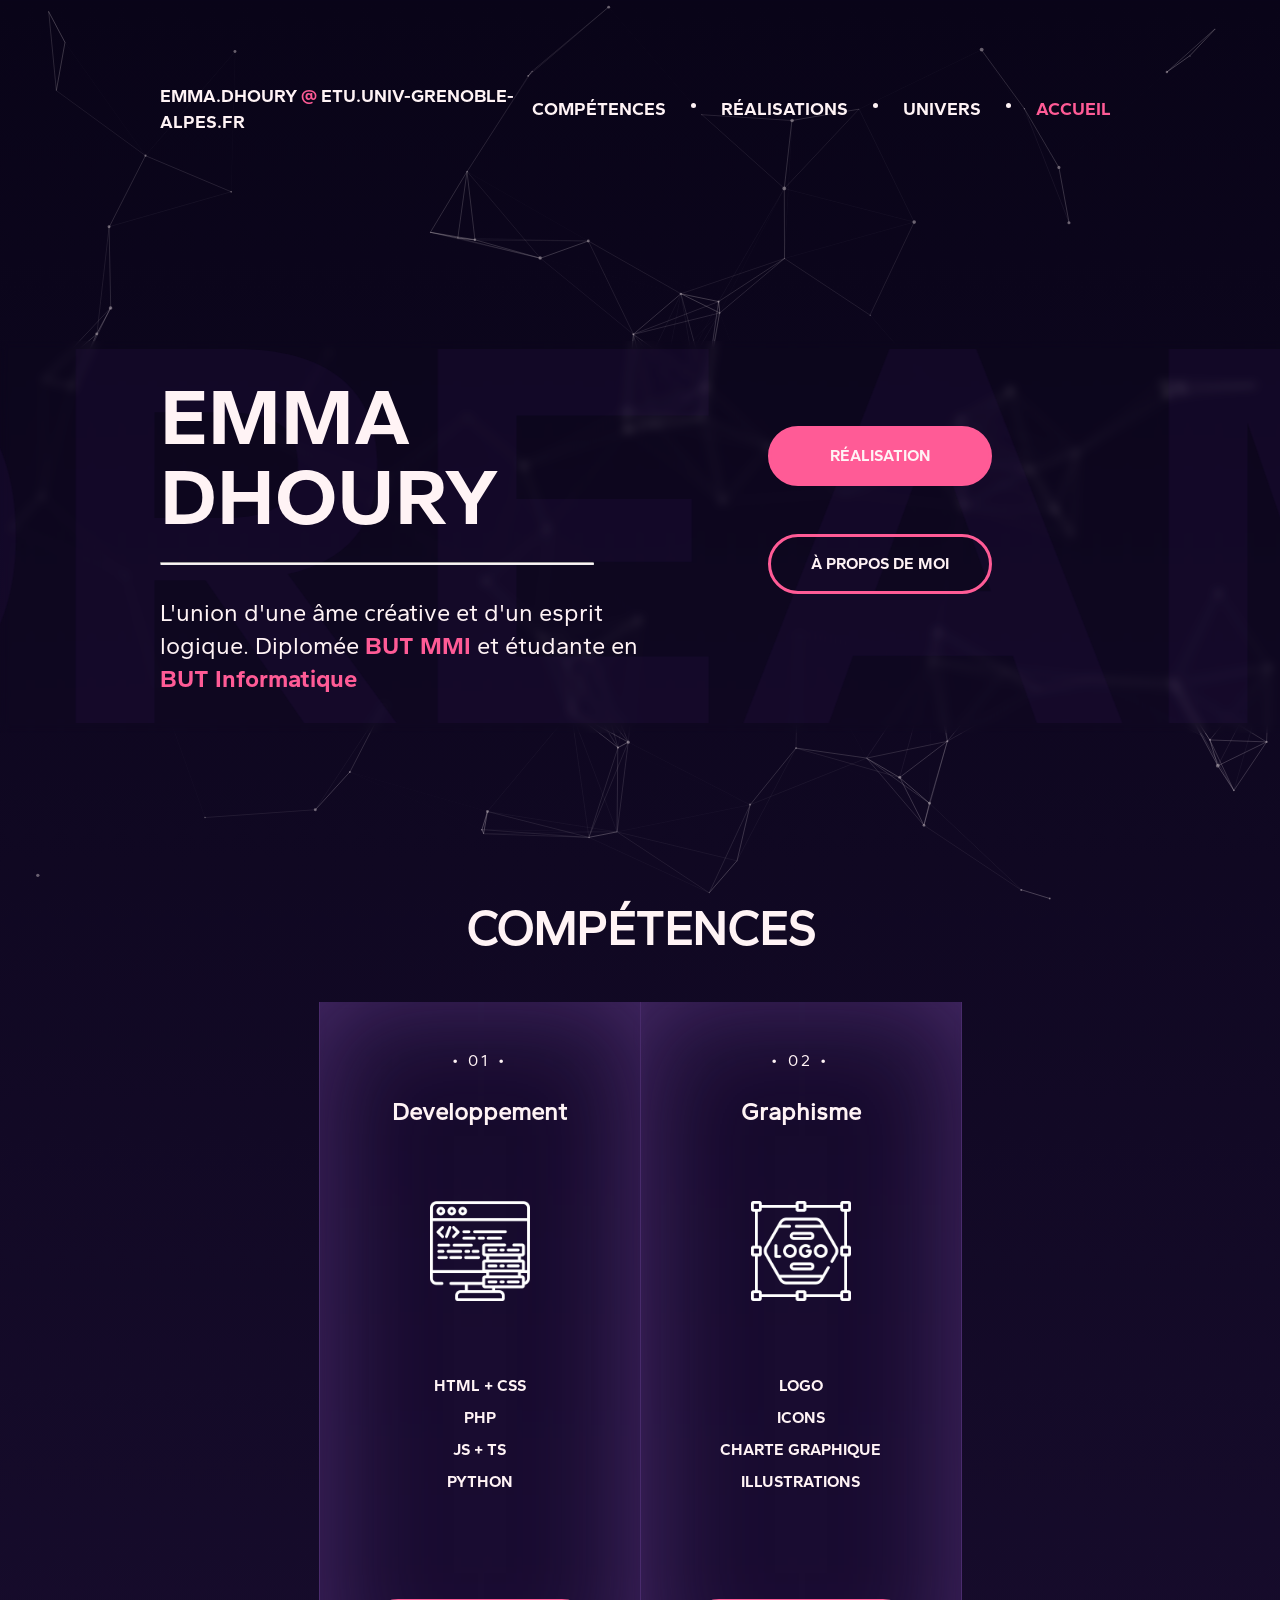
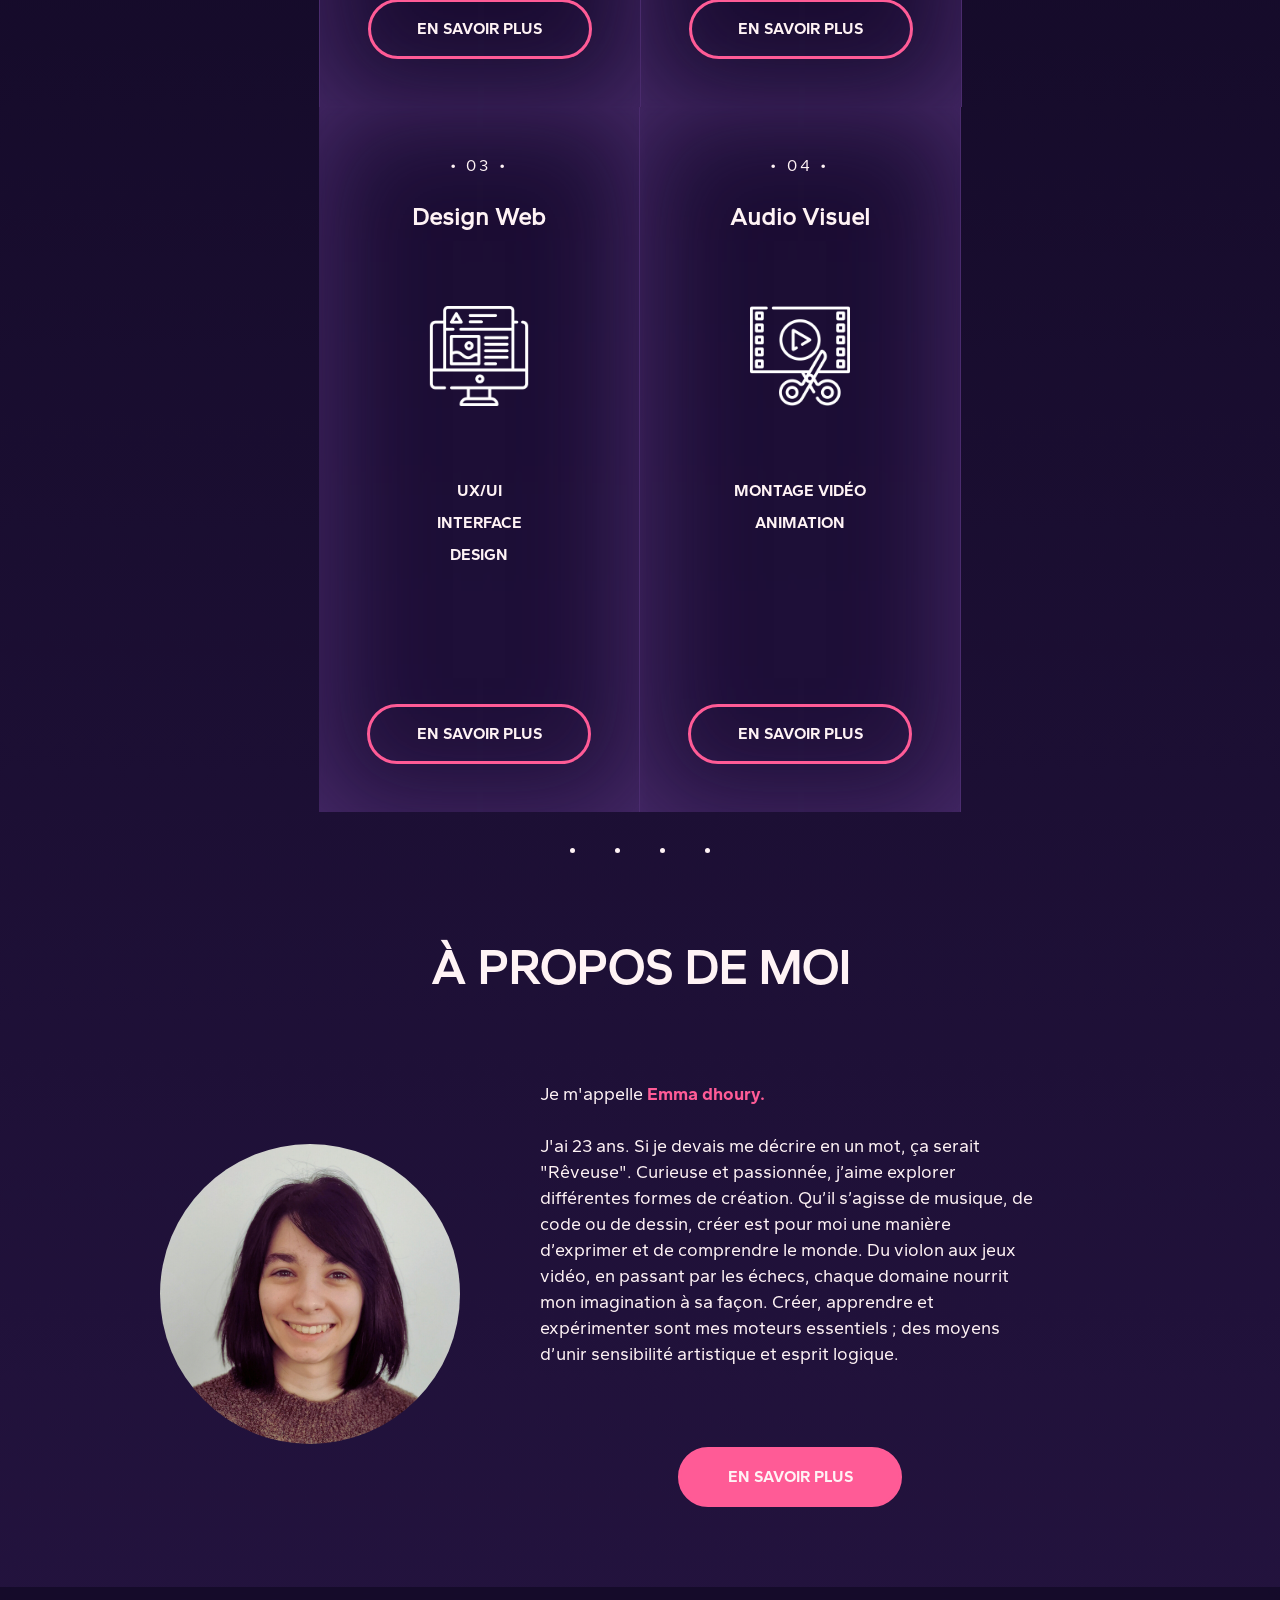
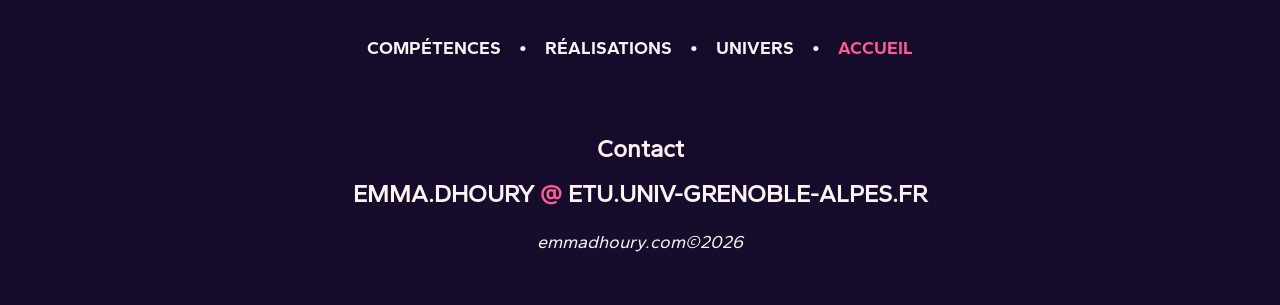
<file: index.html>
<!DOCTYPE html>
<html lang="fr">
    <head>
        <meta charset="utf-8">
        <meta http-equiv="X-UA-Compatible" content="IE=edge">
        <title>Emma Dhoury</title>
        <meta name="description" content="Portfolio de Emma Dhoury">
        <meta name="viewport" content="width=device-width, initial-scale=1">
        <link rel="stylesheet" type="text/css" href="style.css">
    </head>
    <body
        class="mrd-smooth"
        data-scroll-duration="300"
        data-scroll-deceleration="0.9"
        data-scroll-sensitivity="0.085"
        data-scroll-isScrolling="false"
        data-scroll-velocity="0"
    >
        <div id="particles-js"></div>
        <header>
            <nav>
                <p class="email">
                    emma.dhoury
                    <span>@</span>
                    etu.univ-grenoble-alpes.fr
                </p>
                <ul class="liens-nav sidenav" id="mySidenav">
                    <li>
                        <p>
                            <a href="competences.html">Compétences</a>
                        </p>
                    </li>
                    <li>
                        <span class="dot"></span>
                    </li>
                    <li>
                        <p>
                            <a href="realisations.html">Réalisations</a>
                        </p>
                    </li>
                    <li>
                        <span class="dot"></span>
                    </li>
                    <li>
                        <p>
                            <a href="mon-univers.html">Univers</a>
                        </p>
                    </li>
                    <li>
                        <span class="dot"></span>
                    </li>
                    <li>
                        <p>
                            <a class="important" href="index.html">Accueil</a>
                        </p>
                    </li>
                    <li>
                        <a id="closeBtn" class="close">
                            <img src="img/croix.png" alt="croix">
                        </a>
                    </li>
                </ul>
                <a id="openBtn">
                    <span class="burger-icon">
                        <span></span>
                        <span></span>
                        <span></span>
                    </span>
                </a>
            </nav>
            <div id="banner">
                <div>
                    <h4>
                        Dream
                        <br>
                    </h4>
                </div>
                <div>
                    <h1>
                        Emma Dhoury
                    </h1>
                    <hr>
                    <p>
                        L'union d'une âme créative et d'un esprit logique. Diplomée
                        <span class="important">BUT MMI</span>
                        et étudante en
                        <span class="important">BUT Informatique</span>
                    </p>
                </div>
                <div>
                    <a class="button" href="realisations.html">
                        Réalisation
                    </a>
                    <a class="button borderButton" href="mon-univers.html">
                        À propos de moi
                    </a>
                </div>
            </div>
        </header>
        <main>
            <section id="Compétences">
                <h2>Compétences</h2>
                <div class="card">
                    <div>
                        <p>• 01 •</p>
                        <h3>Developpement</h3>
                        <img src="img/dev.png" class="icons" alt="Icon Developpement">
                        <ul>
                            <li>HTML + CSS</li>
                            <li>PHP</li>
                            <li>JS + TS</li>
                            <li>Python</li>
                        </ul>
                        <a class="button borderButton" href="competences.html#Dev">
                            En savoir plus
                        </a>
                    </div>
                    <div>
                        <p>• 02 •</p>
                        <h3>Graphisme</h3>
                        <img src="img/logo.png" class="icons" alt="Icon Graphisme">
                        <ul>
                            <li>Logo</li>
                            <li>Icons</li>
                            <li>Charte graphique</li>
                            <li>Illustrations</li>
                        </ul>
                        <a class="button borderButton" href="competences.html#Graphisme">
                            En savoir plus
                        </a>
                    </div>
                    <div>
                        <p>• 03 •</p>
                        <h3>Design Web</h3>
                        <img src="img/web-design.png" class="icons" alt="Icon Web design">
                        <ul>
                            <li>UX/UI</li>
                            <li>Interface</li>
                            <li>Design</li>
                        </ul>
                        <a class="button borderButton" href="competences.html#Web">
                            En savoir plus
                        </a>
                    </div>
                    <div>
                        <p>• 04 •</p>
                        <h3>Audio Visuel</h3>
                        <img src="img/video-editing.png" class="icons" alt="Icon Audiovisuel">
                        <ul>
                            <li>Montage vidéo</li>
                            <li>Animation</li>
                        </ul>
                        <a class="button borderButton" href="competences.html#Audiovisuel">
                            En savoir plus
                        </a>
                    </div>
                </div>
            </section>
            <p>
                <span class="dot"></span>
                <span class="dot"></span>
                <span class="dot"></span>
                <span class="dot"></span>
            </p>
        </section>
        <section>
            <h2>À propos de moi</h2>
            <div id="Présentation">
                <img src="img/Emma.png" alt="Photo de moi">
                <div>
                    <p>
                        Je m'appelle
                        <span>Emma dhoury.</span>
                        <br>
                        <br>
                        J'ai 23 ans. Si je devais me décrire en un mot, ça serait "Rêveuse". Curieuse et passionnée, j’aime explorer différentes formes de création. 
                        Qu’il s’agisse de musique, de code ou de dessin, créer est pour moi une manière d’exprimer et de comprendre le monde. 
                        Du violon aux jeux vidéo, en passant par les échecs, chaque domaine nourrit mon imagination à sa façon. 
                        Créer, apprendre et expérimenter sont mes moteurs essentiels ; des moyens d’unir sensibilité artistique et esprit logique.
                    </p>
                    <a class="button" href="mon-univers.html">
                        En savoir plus
                    </a>
                </div>
            </div>
        </section>
    </main>
    <footer>
        <nav>
            <ul>
                <li>
                    <p>
                        <a href="competences.html">Compétences</a>
                    </p>
                </li>
                <li>
                    <p>•</p>
                </li>
                <li>
                    <p>
                        <a href="realisations.html">Réalisations</a>
                    </p>
                </li>
                <li>
                    <p>•</p>
                </li>
                <li>
                    <p>
                        <a href="mon-univers.html">Univers</a>
                    </p>
                </li>
                <li>
                    <p>•</p>
                </li>
                <li>
                    <p>
                        <a class="important" href="index.html">Accueil</a>
                    </p>
                </li>
            </ul>
        </nav>
        <h3>Contact</h3>
        <p class="email">
            emma.dhoury
            <span>@</span>
            etu.univ-grenoble-alpes.fr
        </p>
        <p id="copyright">emmadhoury.com©2026</p>
    </footer>
    <!-- scripts -->
    <script src="js/particles.js"></script>
    <script src="js/app.js"></script>
    <script src="js/mrd-smoothscroller.js"></script>
    <script src="./js/Burger.js"></script>
</body>
</html>
</file>
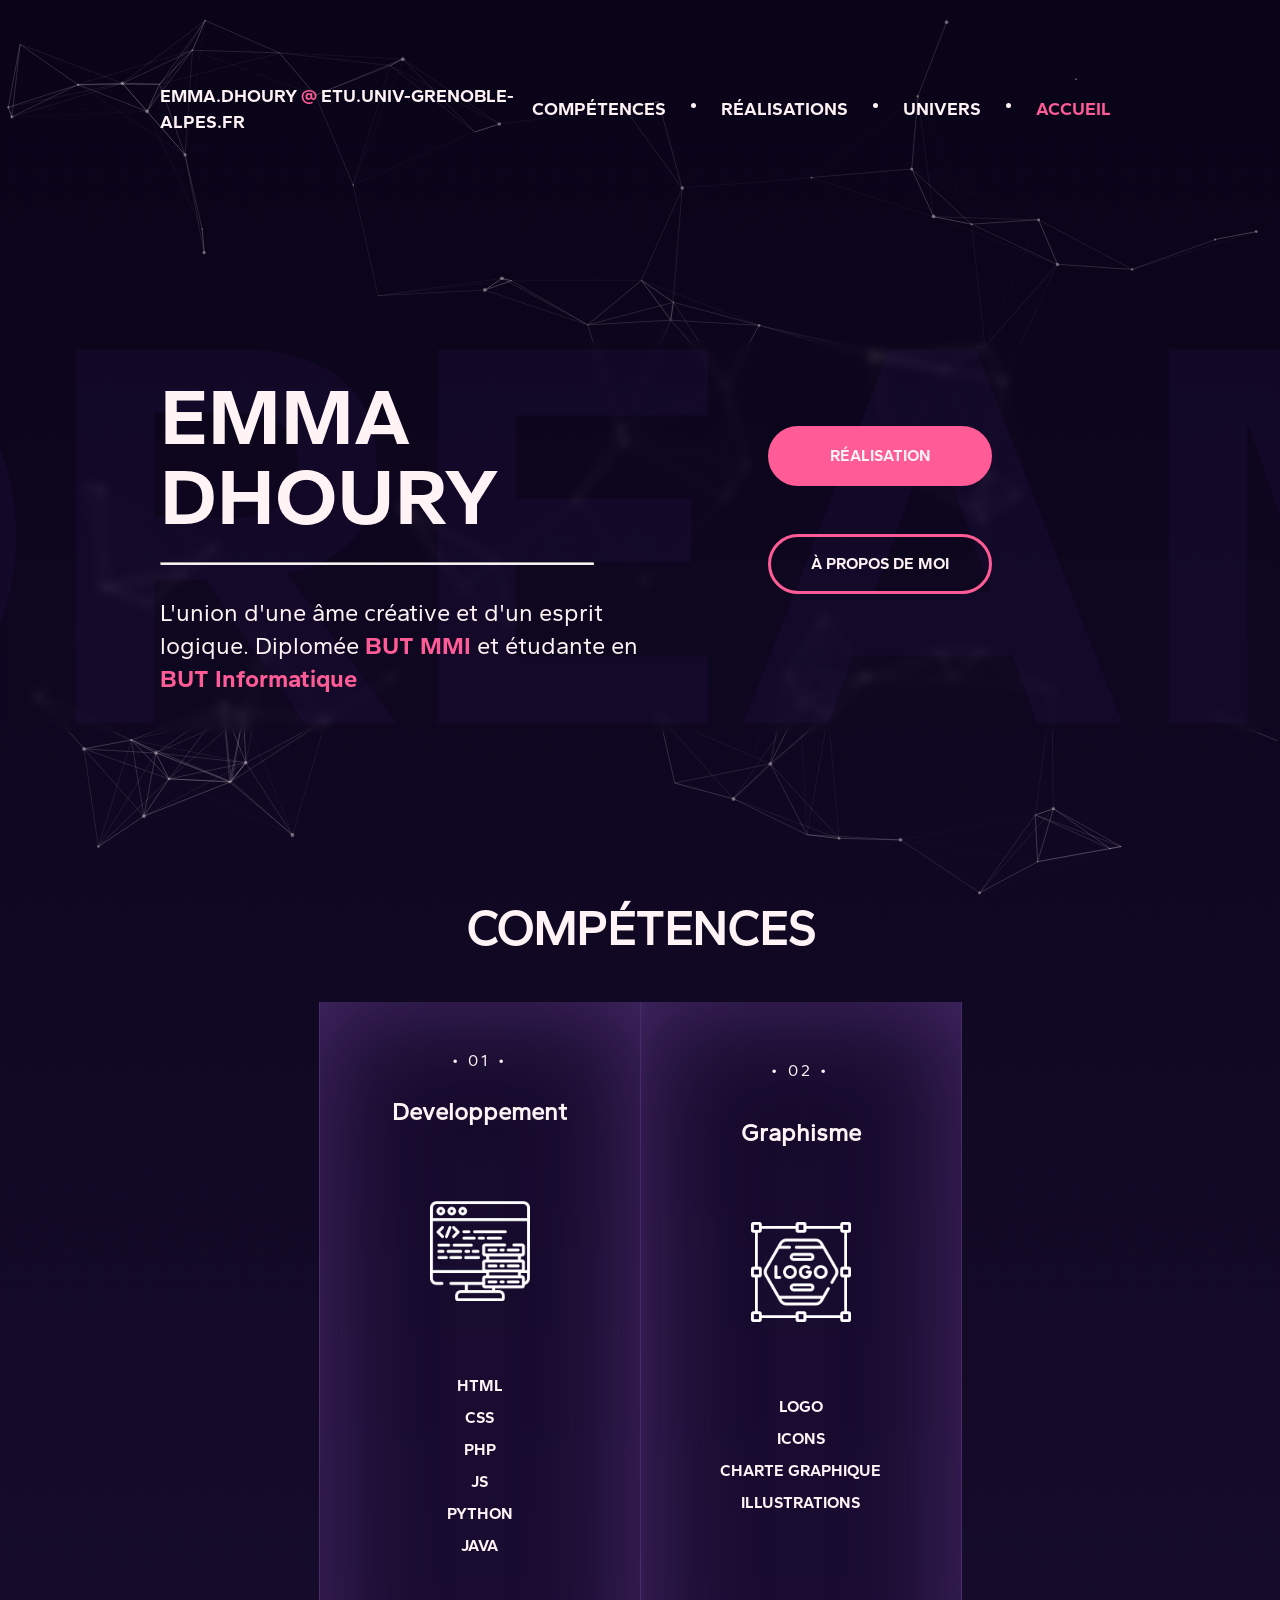
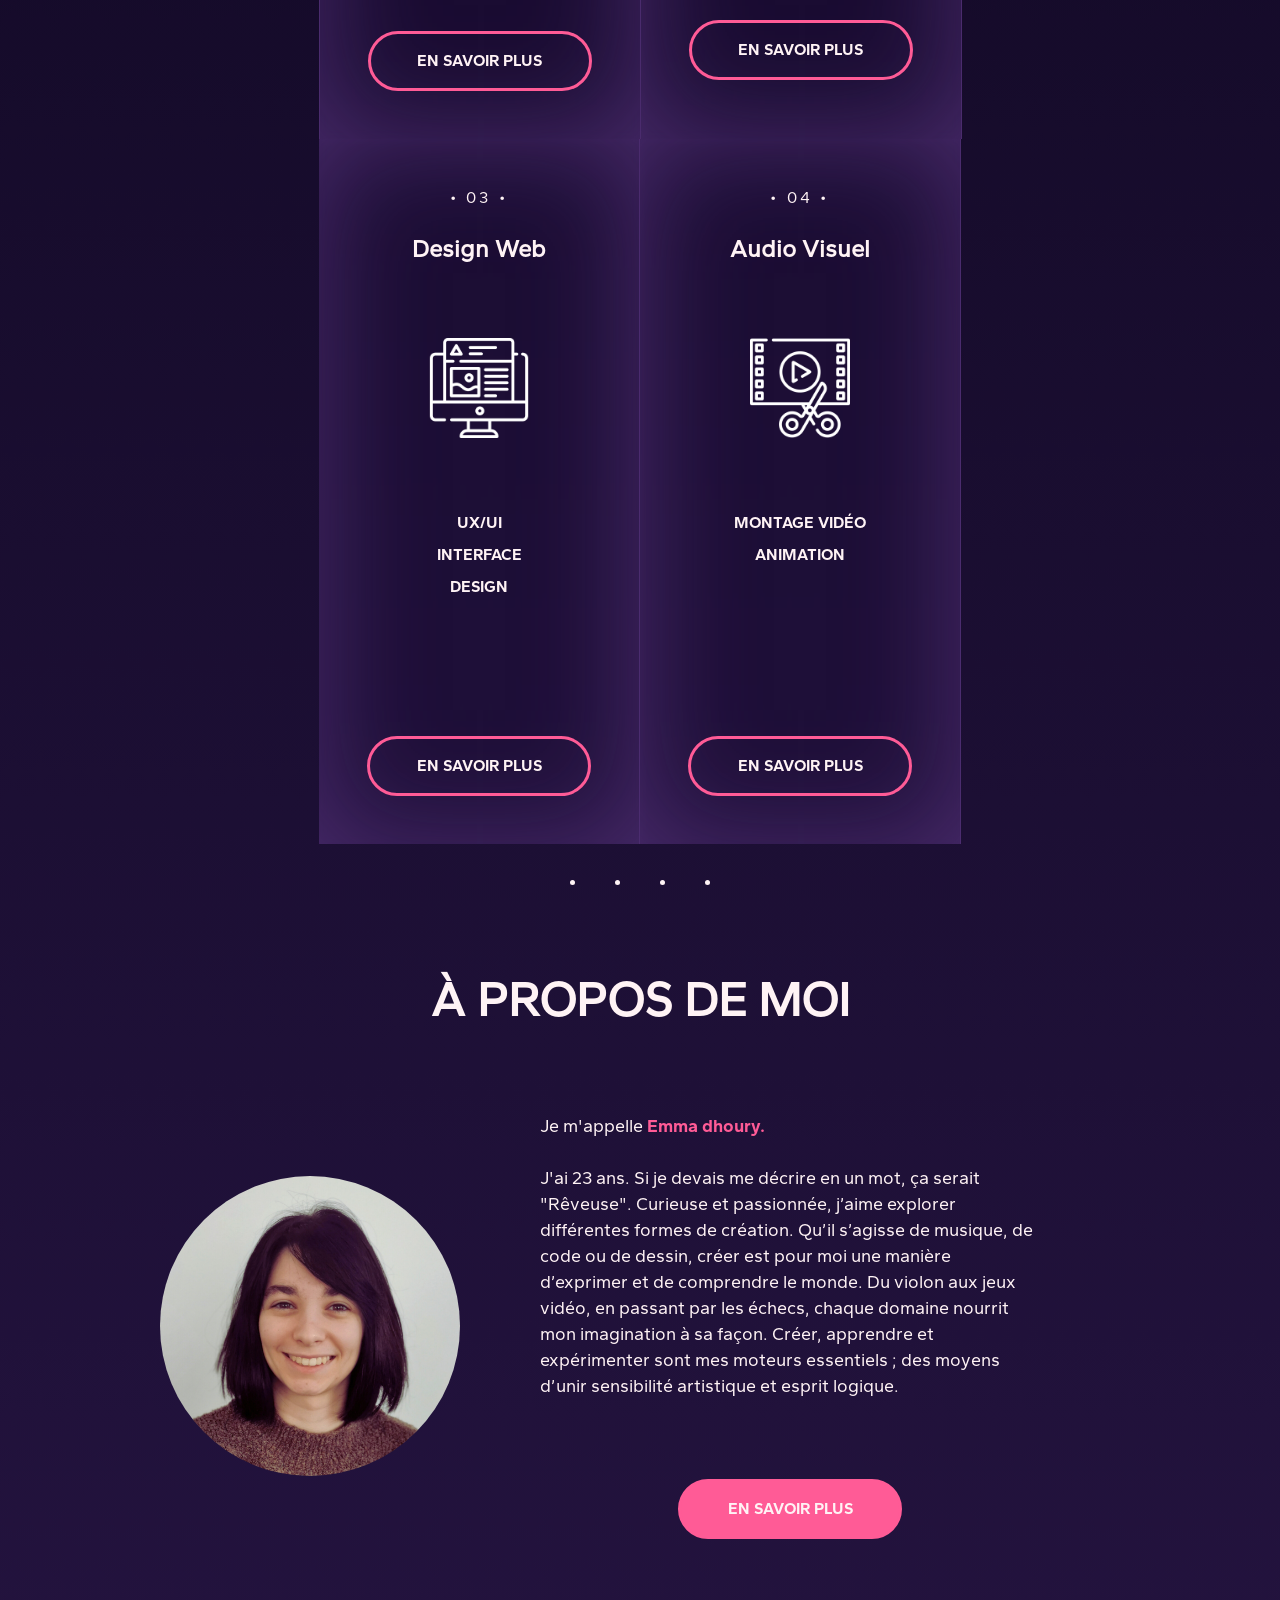
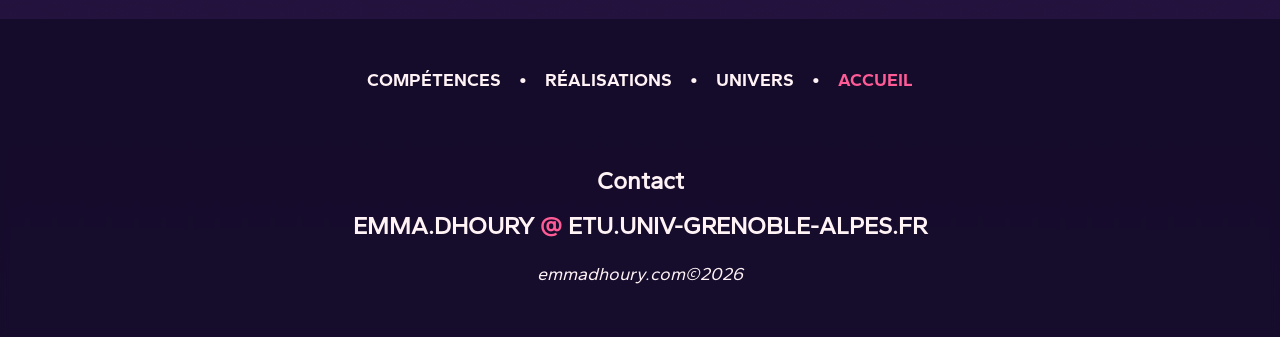
<file: accueil.html>
<!DOCTYPE html>
<html lang="fr">
    <head>
        <meta charset="utf-8">
        <meta http-equiv="X-UA-Compatible" content="IE=edge">
        <title>Emma Dhoury</title>
        <meta name="description" content="Portfolio de Emma Dhoury">
        <meta name="viewport" content="width=device-width, initial-scale=1">
        <link rel="stylesheet" type="text/css" href="style.css">
    </head>
    <body
        class="mrd-smooth"
        data-scroll-duration="300"
        data-scroll-deceleration="0.9"
        data-scroll-sensitivity="0.085"
        data-scroll-isScrolling="false"
        data-scroll-velocity="0"
    >
        <div id="particles-js"></div>
        <header>
            <nav>
                <p class="email">
                    emma.dhoury
                    <span>@</span>
                    etu.univ-grenoble-alpes.fr
                </p>
                <ul class="liens-nav sidenav" id="mySidenav">
                    <li>
                        <p>
                            <a href="competences.html">Compétences</a>
                        </p>
                    </li>
                    <li>
                        <span class="dot"></span>
                    </li>
                    <li>
                        <p>
                            <a href="realisations.html">Réalisations</a>
                        </p>
                    </li>
                    <li>
                        <span class="dot"></span>
                    </li>
                    <li>
                        <p>
                            <a href="mon-univers.html">Univers</a>
                        </p>
                    </li>
                    <li>
                        <span class="dot"></span>
                    </li>
                    <li>
                        <p>
                            <a class="important" href="accueil.html">Accueil</a>
                        </p>
                    </li>
                    <li>
                        <a id="closeBtn" class="close">
                            <img src="img/croix.png" alt="croix">
                        </a>
                    </li>
                </ul>
                <a id="openBtn">
                    <span class="burger-icon">
                        <span></span>
                        <span></span>
                        <span></span>
                    </span>
                </a>
            </nav>
            <div id="banner">
                <div>
                    <h4>
                        Dream
                        <br>
                    </h4>
                </div>
                <div>
                    <h1>
                        Emma Dhoury
                    </h1>
                    <hr>
                    <p>
                        L'union d'une âme créative et d'un esprit logique. Diplomée
                        <span class="important">BUT MMI</span>
                        et étudante en
                        <span class="important">BUT Informatique</span>
                    </p>
                </div>
                <div>
                    <a class="button" href="realisations.html">
                        Réalisation
                    </a>
                    <a class="button borderButton" href="mon-univers.html">
                        À propos de moi
                    </a>
                </div>
            </div>
        </header>
        <main>
            <section id="Compétences">
                <h2>Compétences</h2>
                <div class="card">
                    <div>
                        <p>• 01 •</p>
                        <h3>Developpement</h3>
                        <img src="img/dev.png" class="icons" alt="Icon Developpement">
                        <ul>
                            <li>HTML</li>
                            <li>CSS</li>
                            <li>PHP</li>
                            <li>JS</li>
                            <li>Python</li>
                            <li>Java</li>
                        </ul>
                        <a class="button borderButton" href="competences.html#Dev">
                            En savoir plus
                        </a>
                    </div>
                    <div>
                        <p>• 02 •</p>
                        <h3>Graphisme</h3>
                        <img src="img/logo.png" class="icons" alt="Icon Graphisme">
                        <ul>
                            <li>Logo</li>
                            <li>Icons</li>
                            <li>Charte graphique</li>
                            <li>Illustrations</li>
                        </ul>
                        <a class="button borderButton" href="competences.html#Graphisme">
                            En savoir plus
                        </a>
                    </div>
                    <div>
                        <p>• 03 •</p>
                        <h3>Design Web</h3>
                        <img src="img/web-design.png" class="icons" alt="Icon Web design">
                        <ul>
                            <li>UX/UI</li>
                            <li>Interface</li>
                            <li>Design</li>
                        </ul>
                        <a class="button borderButton" href="competences.html#Web">
                            En savoir plus
                        </a>
                    </div>
                    <div>
                        <p>• 04 •</p>
                        <h3>Audio Visuel</h3>
                        <img src="img/video-editing.png" class="icons" alt="Icon Audiovisuel">
                        <ul>
                            <li>Montage vidéo</li>
                            <li>Animation</li>
                        </ul>
                        <a class="button borderButton" href="competences.html#Audiovisuel">
                            En savoir plus
                        </a>
                    </div>
                </div>
            </section>
            <p>
                <span class="dot"></span>
                <span class="dot"></span>
                <span class="dot"></span>
                <span class="dot"></span>
            </p>
        </section>
        <section>
            <h2>À propos de moi</h2>
            <div id="Présentation">
                <img src="img/Emma.png" alt="Photo de moi">
                <div>
                    <p>
                        Je m'appelle
                        <span>Emma dhoury.</span>
                        <br>
                        <br>
                        J'ai 23 ans. Si je devais me décrire en un mot, ça serait "Rêveuse". Curieuse et passionnée, j’aime explorer différentes formes de création. 
                        Qu’il s’agisse de musique, de code ou de dessin, créer est pour moi une manière d’exprimer et de comprendre le monde. 
                        Du violon aux jeux vidéo, en passant par les échecs, chaque domaine nourrit mon imagination à sa façon. 
                        Créer, apprendre et expérimenter sont mes moteurs essentiels ; des moyens d’unir sensibilité artistique et esprit logique.
                    </p>
                    <a class="button" href="mon-univers.html">
                        En savoir plus
                    </a>
                </div>
            </div>
        </section>
    </main>
    <footer>
        <nav>
            <ul>
                <li>
                    <p>
                        <a href="competences.html">Compétences</a>
                    </p>
                </li>
                <li>
                    <p>•</p>
                </li>
                <li>
                    <p>
                        <a href="realisations.html">Réalisations</a>
                    </p>
                </li>
                <li>
                    <p>•</p>
                </li>
                <li>
                    <p>
                        <a href="mon-univers.html">Univers</a>
                    </p>
                </li>
                <li>
                    <p>•</p>
                </li>
                <li>
                    <p>
                        <a class="important" href="accueil.html">Accueil</a>
                    </p>
                </li>
            </ul>
        </nav>
        <h3>Contact</h3>
        <p class="email">
            emma.dhoury
            <span>@</span>
            etu.univ-grenoble-alpes.fr
        </p>
        <p id="copyright">emmadhoury.com©2026</p>
    </footer>
    <!-- scripts -->
    <script src="js/particles.js"></script>
    <script src="js/app.js"></script>
    <script src="js/mrd-smoothscroller.js"></script>
    <script src="./js/Burger.js"></script>
</body>
</html>
</file>
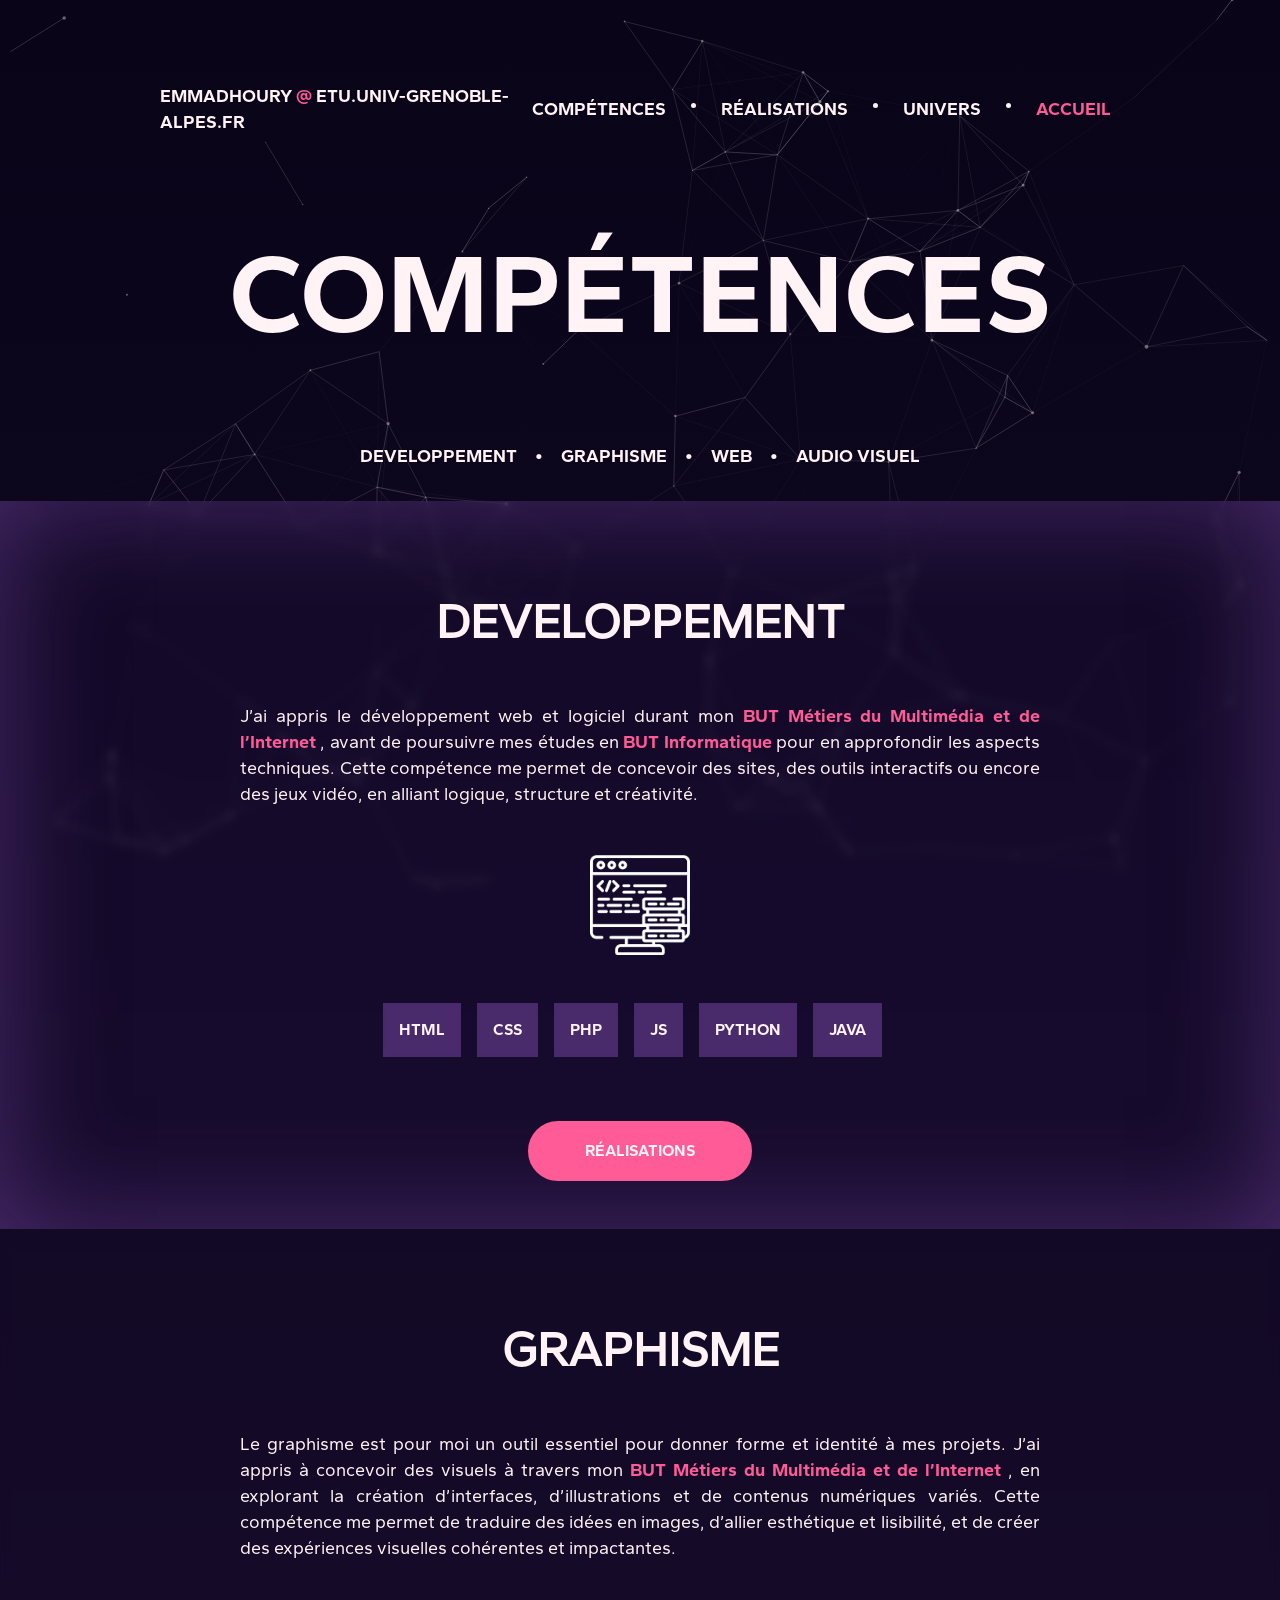
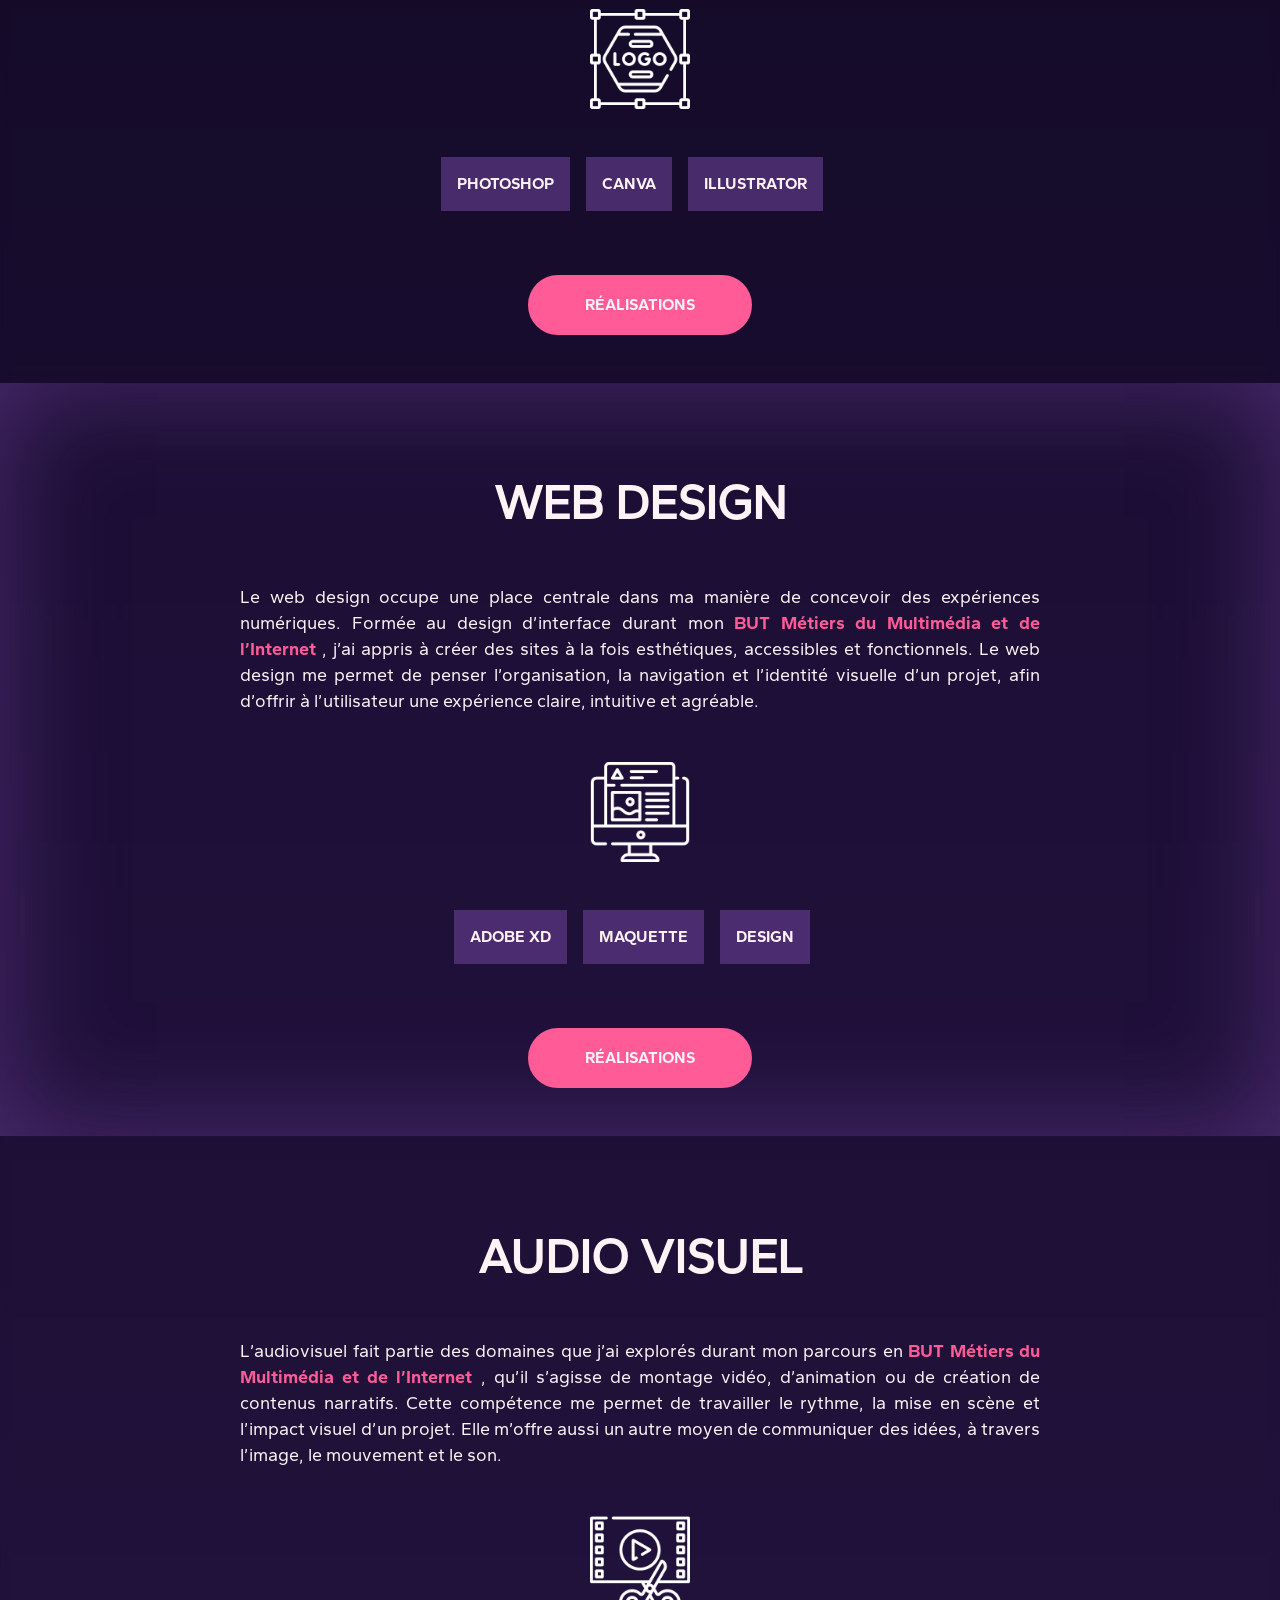
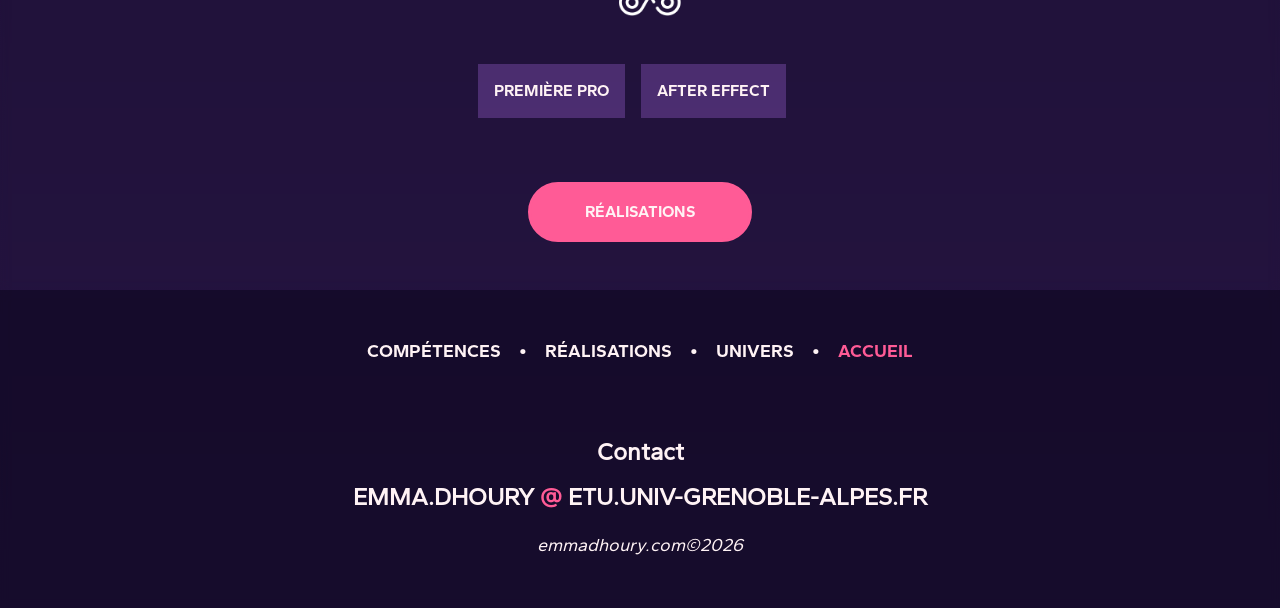
<file: competences.html>
<!DOCTYPE html>
<html lang="fr">
    <head>
        <meta charset="utf-8">
        <meta http-equiv="X-UA-Compatible" content="IE=edge">
        <title>Emma Dhoury</title>
        <meta name="description" content="Portfolio de Emma Dhoury">
        <meta name="viewport" content="width=device-width, initial-scale=1">
        <link rel="stylesheet" type="text/css" href="style.css">
    </head>
    <body
        class="mrd-smooth"
        data-scroll-duration="300"
        data-scroll-deceleration="0.9"
        data-scroll-sensitivity="0.085"
        data-scroll-isScrolling="false"
        data-scroll-velocity="0"
    >
        <div id="particles-js"></div>
        <header>
            <nav>
                <p class="email">
                    emmadhoury
                    <span>@</span>
                    etu.univ-grenoble-alpes.fr
                </p>
                <ul class="liens-nav sidenav" id="mySidenav">
                    <li>
                        <p>
                            <a href="competences.html">Compétences</a>
                        </p>
                    </li>
                    <li>
                        <span class="dot"></span>
                    </li>
                    <li>
                        <p>
                            <a href="realisations.html">Réalisations</a>
                        </p>
                    </li>
                    <li>
                        <span class="dot"></span>
                    </li>
                    <li>
                        <p>
                            <a href="mon-univers.html">Univers</a>
                        </p>
                    </li>
                    <li>
                        <span class="dot"></span>
                    </li>
                    <li>
                        <p>
                            <a class="important" href="index.html">Accueil</a>
                        </p>
                    </li>
                    <li>
                        <a id="closeBtn" class="close">
                            <img src="img/croix.png" alt="croix">
                        </a>
                    </li>
                </ul>
                <a id="openBtn">
                    <span class="burger-icon">
                        <span></span>
                        <span></span>
                        <span></span>
                    </span>
                </a>
            </nav>
        </header>
        <main>
            <h1>Compétences</h1>
            <nav id="tri">
                <ul>
                    <li>
                        <p>
                            <a href="#Dev">Developpement</a>
                        </p>
                    </li>
                    <li>
                        <p>•</p>
                    </li>
                    <li>
                        <p>
                            <a href="#Graphisme">Graphisme</a>
                        </p>
                    </li>
                    <li>
                        <p>•</p>
                    </li>
                    <li>
                        <p>
                            <a href="#Web">Web</a>
                        </p>
                    </li>
                    <li>
                        <p>•</p>
                    </li>
                    <li>
                        <p>
                            <a href="#Audiovisuel">Audio Visuel</a>
                        </p>
                    </li>
                </ul>
            </nav>
            <section class="comp" id="Dev">
                <div class="comp_div">
                    <h2>Developpement</h2>
                    <p>
                        J’ai appris le développement web et logiciel durant mon
                        <span class="important">BUT Métiers du Multimédia et de l’Internet</span>
                        , avant de poursuivre mes études en
                        <span class="important">BUT Informatique</span>
                        pour en approfondir les aspects techniques. 
                        Cette compétence me permet de concevoir des sites, des outils interactifs ou encore des jeux vidéo, en alliant logique, structure et créativité.
                    </p>
                    <img src="img/dev.png" class="icons" alt="Icon Developpement">
                    <ul class="libox">
                        <li>HTML</li>
                        <li>CSS</li>
                        <li>PHP</li>
                        <li>JS</li>
                        <li>Python</li>
                        <li>Java</li>
                    </ul>
                    <a class="button" href="realisations.html#Dev">
                        Réalisations
                    </a>
                </div>
            </section>
            <section class="comp" id="Graphisme">
                <div class="comp_div">
                    <h2>Graphisme</h2>
                    <p>
                        Le graphisme est pour moi un outil essentiel pour donner forme et identité à mes projets. J’ai appris à concevoir des visuels à travers mon
                        <span class="important">BUT Métiers du Multimédia et de l’Internet</span>
                        , en explorant la création d’interfaces, d’illustrations et de contenus numériques variés. 
                        Cette compétence me permet de traduire des idées en images, d’allier esthétique et lisibilité, et de créer des expériences visuelles cohérentes et impactantes.
                    </p>
                    <img src="img/logo.png" class="icons" alt="Icon Graphisme">
                    <ul class="libox">
                        <li>Photoshop</li>
                        <li>Canva</li>
                        <li>Illustrator</li>
                    </ul>
                    <a class="button" href="realisations.html#Graphisme">
                        Réalisations
                    </a>
                </div>
            </section>
            <section class="comp" id="Web">
                <div class="comp_div">
                    <h2>Web Design</h2>
                    <p>
                        Le web design occupe une place centrale dans ma manière de concevoir des expériences numériques. Formée au design d’interface durant mon
                        <span class="important">BUT Métiers du Multimédia et de l’Internet</span>
                        , j’ai appris à créer des sites à la fois esthétiques, accessibles et fonctionnels. 
                        Le web design me permet de penser l’organisation, la navigation et l’identité visuelle d’un projet, afin d’offrir à l’utilisateur une expérience claire, intuitive et agréable.
                    </p>
                    <img src="img/web-design.png" class="icons" alt="Icon Web design">
                    <ul class="libox">
                        <li>Adobe XD</li>
                        <li>Maquette</li>
                        <li>Design</li>
                    </ul>
                    <a class="button" href="realisations.html#Web">
                        Réalisations
                    </a>
                </div>
            </section>
            <section class="comp" id="Audiovisuel">
                <div id="audio_img"></div>
                <div class="comp_div">
                    <h2>Audio Visuel</h2>
                    <p>
                        L’audiovisuel fait partie des domaines que j’ai explorés durant mon parcours en
                        <span class="important">BUT Métiers du Multimédia et de l’Internet</span>
                        , qu’il s’agisse de montage vidéo, d’animation ou de création de contenus narratifs. 
                        Cette compétence me permet de travailler le rythme, la mise en scène et l’impact visuel d’un projet. 
                        Elle m’offre aussi un autre moyen de communiquer des idées, à travers l’image, le mouvement et le son.
                    </p>
                    <img src="img/video-editing.png" class="icons" alt="Icon Audiovisuel">
                    <ul class="libox">
                        <li>Première Pro</li>
                        <li>After Effect</li>
                    </ul>
                    <a class="button" href="realisations.html#Audiovisuel">
                        Réalisations
                    </a>
                </div>
            </section>
        </main>
        <footer>
            <nav>
                <ul>
                    <li>
                        <p>
                            <a href="competences.html">Compétences</a>
                        </p>
                    </li>
                    <li>
                        <p>•</p>
                    </li>
                    <li>
                        <p>
                            <a href="realisations.html">Réalisations</a>
                        </p>
                    </li>
                    <li>
                        <p>•</p>
                    </li>
                    <li>
                        <p>
                            <a href="mon-univers.html">Univers</a>
                        </p>
                    </li>
                    <li>
                        <p>•</p>
                    </li>
                    <li>
                        <p>
                            <a class="important" href="index.html">Accueil</a>
                        </p>
                    </li>
                </ul>
            </nav>
            <h3>Contact</h3>
            <p class="email">
                emma.dhoury
                <span>@</span>
                etu.univ-grenoble-alpes.fr
            </p>
            <p id="copyright">emmadhoury.com©2026</p>
        </footer>
        <!-- scripts -->
        <script src="js/particles.js"></script>
        <script src="js/app.js"></script>
        <script src="js/mrd-smoothscroller.js"></script>
        <script src="./js/Burger.js"></script>
    </body>
</html>
</file>
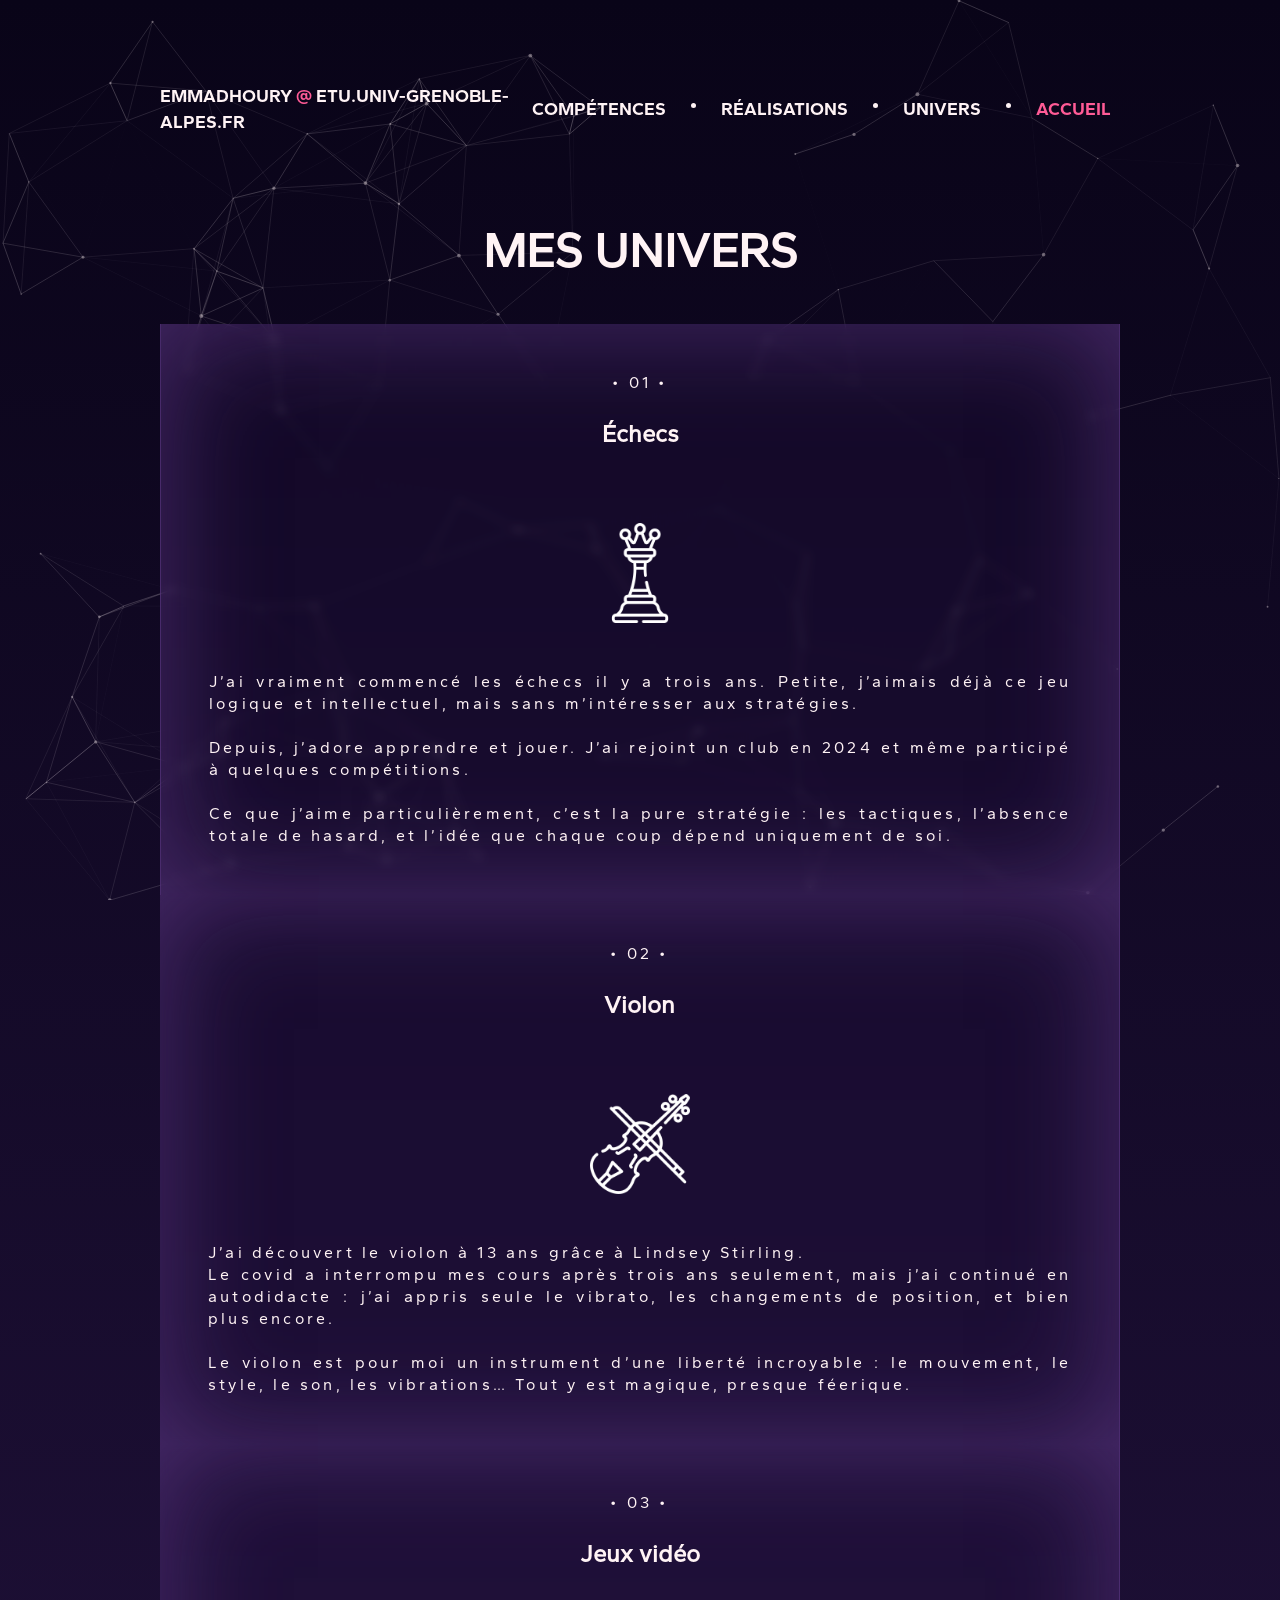
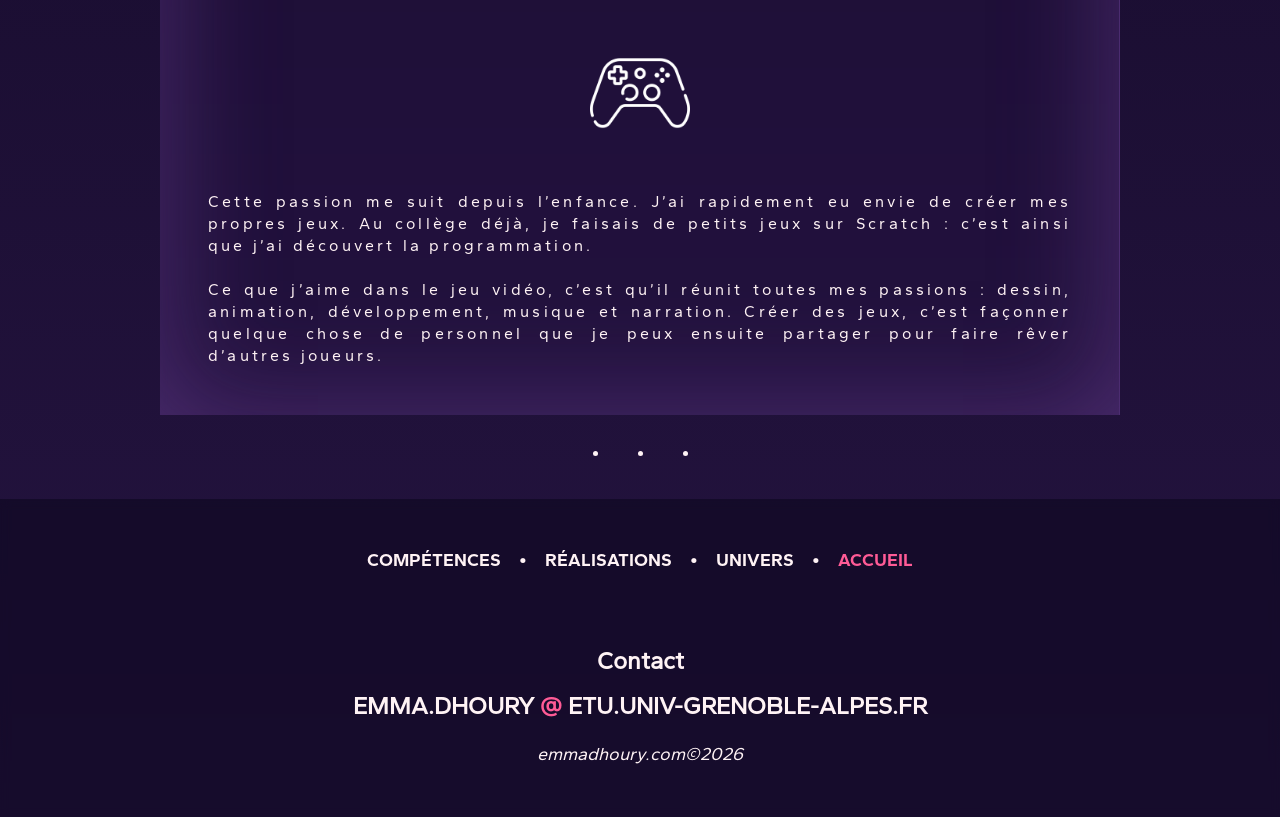
<file: mon-univers.html>
<!DOCTYPE html>
<html lang="fr">
    <head>
        <meta charset="utf-8">
        <meta http-equiv="X-UA-Compatible" content="IE=edge">
        <title>Emma Dhoury</title>
        <meta name="description" content="Portfolio de Emma Dhoury">
        <meta name="viewport" content="width=device-width, initial-scale=1">
        <link rel="stylesheet" type="text/css" href="style.css">
    </head>
    <body
        class="mrd-smooth"
        data-scroll-duration="300"
        data-scroll-deceleration="0.9"
        data-scroll-sensitivity="0.085"
        data-scroll-isScrolling="false"
        data-scroll-velocity="0"
    >
        <div id="particles-js"></div>
        <header>
            <nav>
                <p class="email">
                    emmadhoury
                    <span>@</span>
                    etu.univ-grenoble-alpes.fr
                </p>
                <ul class="liens-nav sidenav" id="mySidenav">
                    <li>
                        <p>
                            <a href="competences.html">Compétences</a>
                        </p>
                    </li>
                    <li>
                        <span class="dot"></span>
                    </li>
                    <li>
                        <p>
                            <a href="realisations.html">Réalisations</a>
                        </p>
                    </li>
                    <li>
                        <span class="dot"></span>
                    </li>
                    <li>
                        <p>
                            <a href="mon-univers.html">Univers</a>
                        </p>
                    </li>
                    <li>
                        <span class="dot"></span>
                    </li>
                    <li>
                        <p>
                            <a class="important" href="index.html">Accueil</a>
                        </p>
                    </li>
                    <li>
                        <a id="closeBtn" class="close">
                            <img src="img/croix.png" alt="croix">
                        </a>
                    </li>
                </ul>
                <a id="openBtn">
                    <span class="burger-icon">
                        <span></span>
                        <span></span>
                        <span></span>
                    </span>
                </a>
            </nav>
        </header>
        <main>
            <section>
                <h2> Mes univers</h2>
                <div class="card-univers card">
                    <div>
                        <p>• 01 •</p>
                        <h3>Échecs</h3>
                        <img src="img/reine.png" class="icons" alt="Icon échec">
                        <p class="paragraphe">
                            J’ai vraiment commencé les échecs il y a trois ans. Petite, j’aimais déjà ce jeu logique et intellectuel, mais sans m’intéresser aux stratégies.
                            <br>
                            <br>
                            Depuis, j’adore apprendre et jouer. J’ai rejoint un club en 2024 et même participé à quelques compétitions.
                            <br>
                            <br>
                            Ce que j’aime particulièrement, c’est la pure stratégie : les tactiques, l’absence totale de hasard, et l’idée que chaque coup dépend uniquement de soi.
                        </div>
                        <div>
                            <p>• 02 •</p>
                            <h3>Violon</h3>
                            <img src="img/violon.png" class="icons" alt="Icon Violon">
                            <p class="paragraphe">
                                J’ai découvert le violon à 13 ans grâce à Lindsey Stirling.
                                <br>
                                Le covid a interrompu mes cours après trois ans seulement, mais j’ai continué en autodidacte : j’ai appris seule le vibrato, les changements de position, et bien plus encore.
                                <br>
                                <br>
                                Le violon est pour moi un instrument d’une liberté incroyable : le mouvement, le style, le son, les vibrations… Tout y est magique, presque féerique.
                            </p>
                        </div>
                        <div>
                            <p>• 03 •</p>
                            <h3>Jeux vidéo</h3>
                            <img src="img/manette-de-jeu.png" class="icons" alt="Icon manette">
                            <p class="paragraphe">
                                Cette passion me suit depuis l’enfance. J’ai rapidement eu envie de créer mes propres jeux.
                            Au collège déjà, je faisais de petits jeux sur Scratch : c’est ainsi que j’ai découvert la programmation.
                                <br>
                                <br>
                                Ce que j’aime dans le jeu vidéo, c’est qu’il réunit toutes mes passions : dessin, animation, développement, musique et narration.
                            Créer des jeux, c’est façonner quelque chose de personnel que je peux ensuite partager pour faire rêver d’autres joueurs.
                            </p>
                        </div>
                    </div>
                    <p>
                        <span class="dot"></span>
                        <span class="dot"></span>
                        <span class="dot"></span>
                    </p>
                </section>
            </main>
            <footer>
                <nav>
                    <ul>
                        <li>
                            <p>
                                <a href="competences.html">Compétences</a>
                            </p>
                        </li>
                        <li>
                            <p>•</p>
                        </li>
                        <li>
                            <p>
                                <a href="realisations.html">Réalisations</a>
                            </p>
                        </li>
                        <li>
                            <p>•</p>
                        </li>
                        <li>
                            <p>
                                <a href="mon-univers.html">Univers</a>
                            </p>
                        </li>
                        <li>
                            <p>•</p>
                        </li>
                        <li>
                            <p>
                                <a class="important" href="index.html">Accueil</a>
                            </p>
                        </li>
                    </ul>
                </nav>
                <h3>Contact</h3>
                <p class="email">
                    emma.dhoury
                    <span>@</span>
                    etu.univ-grenoble-alpes.fr
                </p>
                <p id="copyright">emmadhoury.com©2026</p>
            </footer>
            <!-- scripts -->
            <script src="js/particles.js"></script>
            <script src="js/app.js"></script>
            <script src="js/mrd-smoothscroller.js"></script>
            <script src="./js/Burger.js"></script>
        </body>
    </html>
</file>
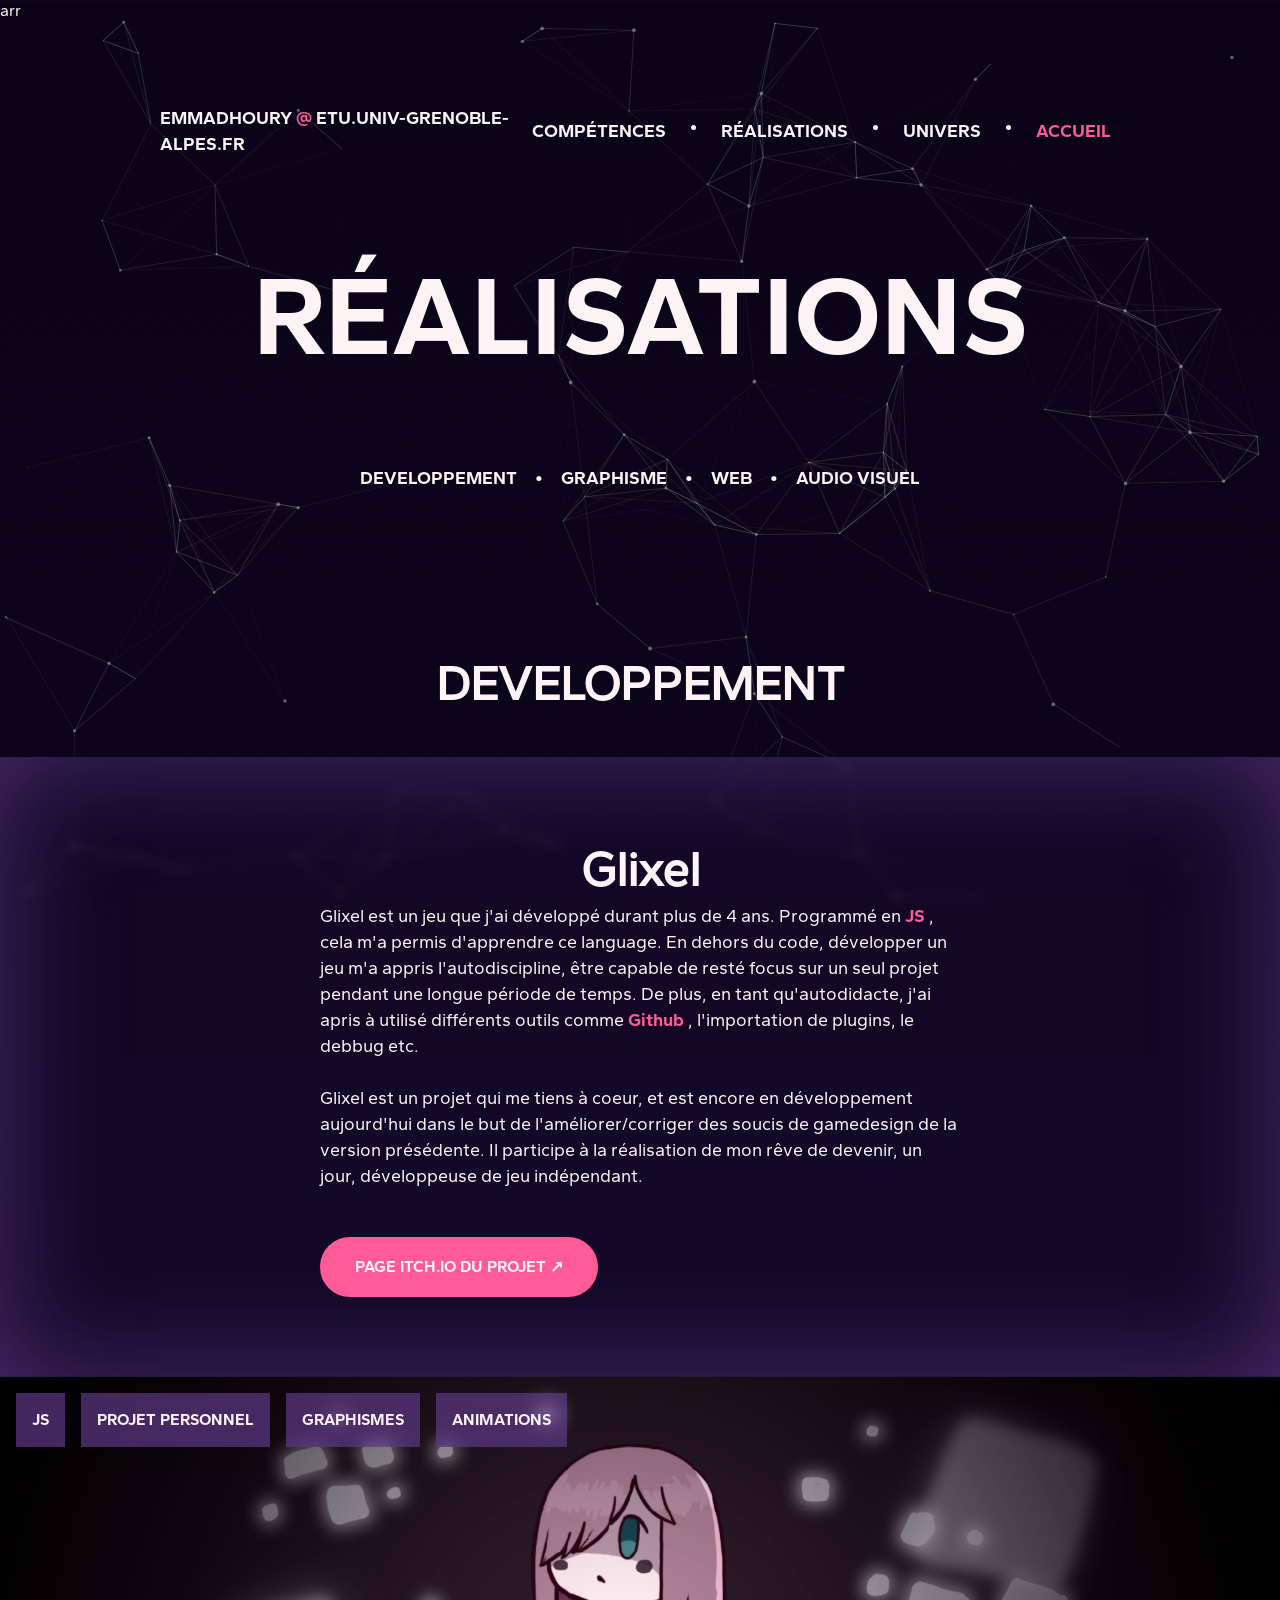
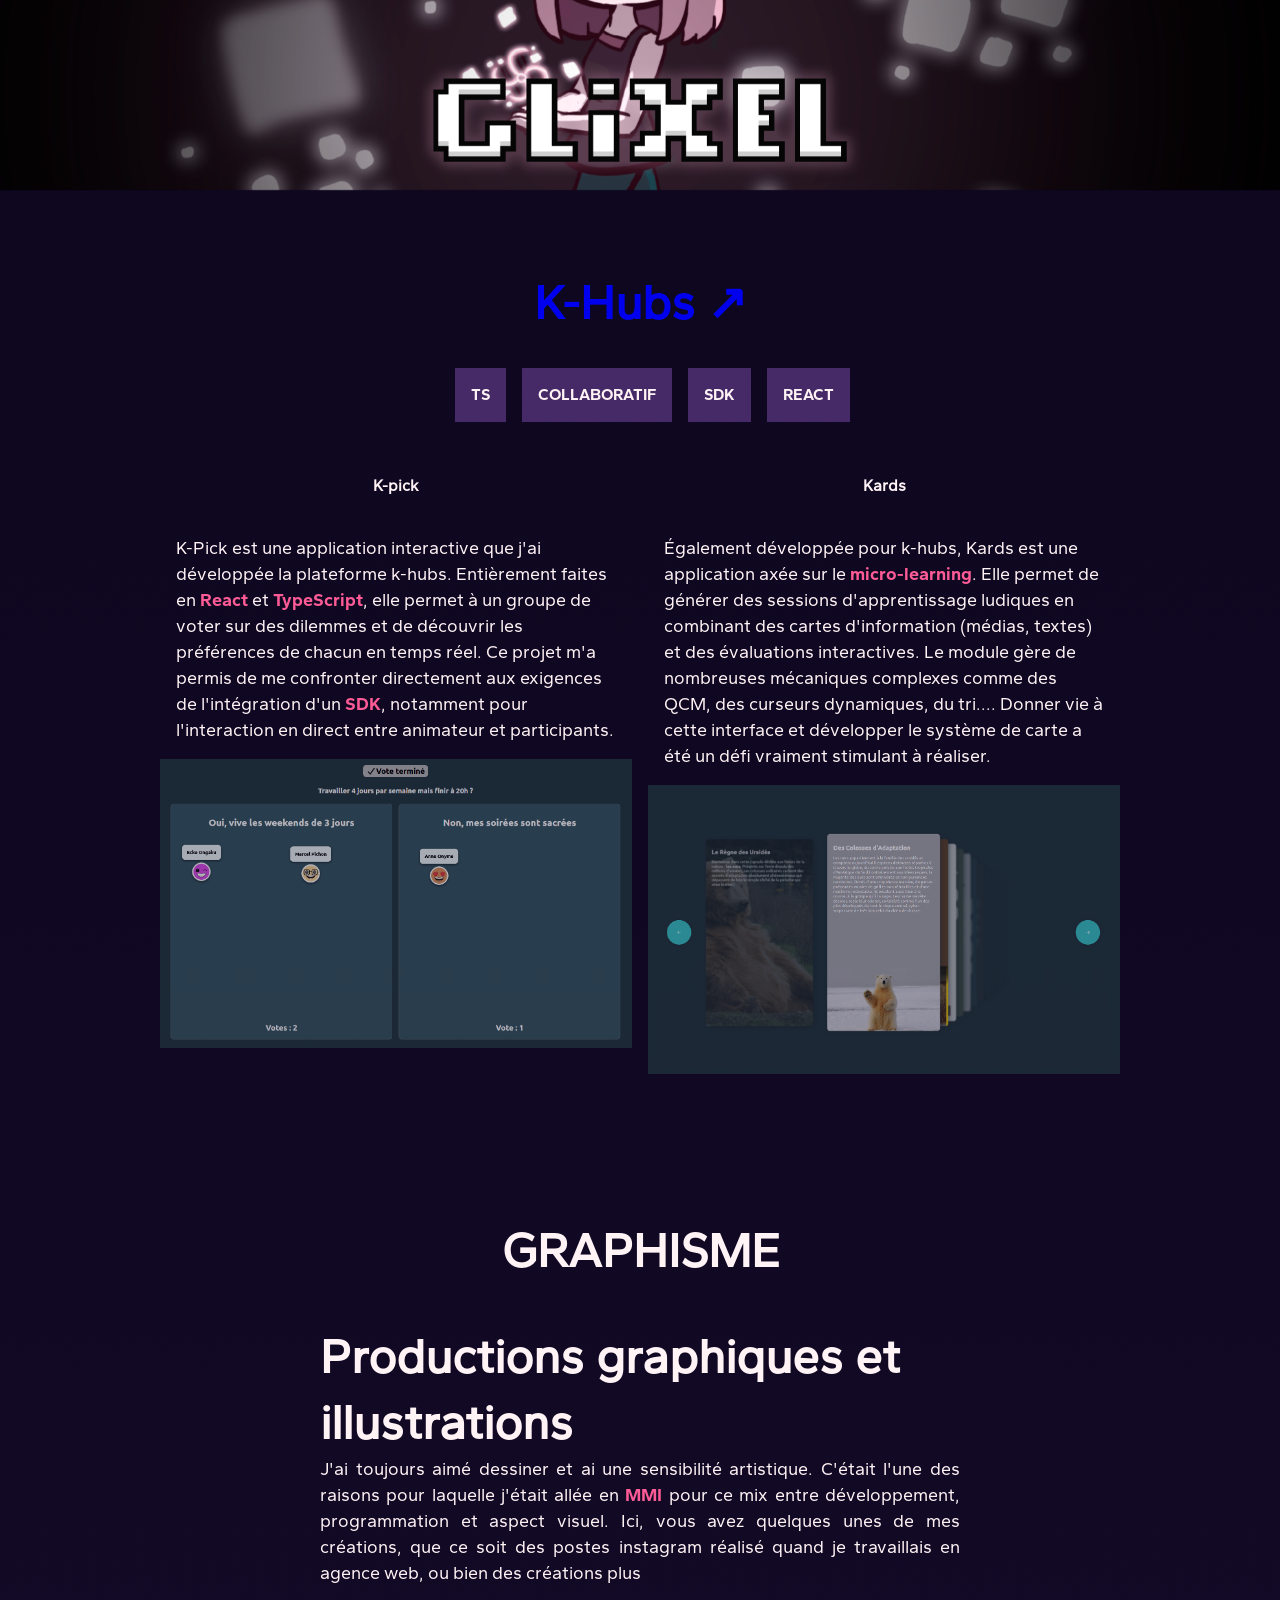
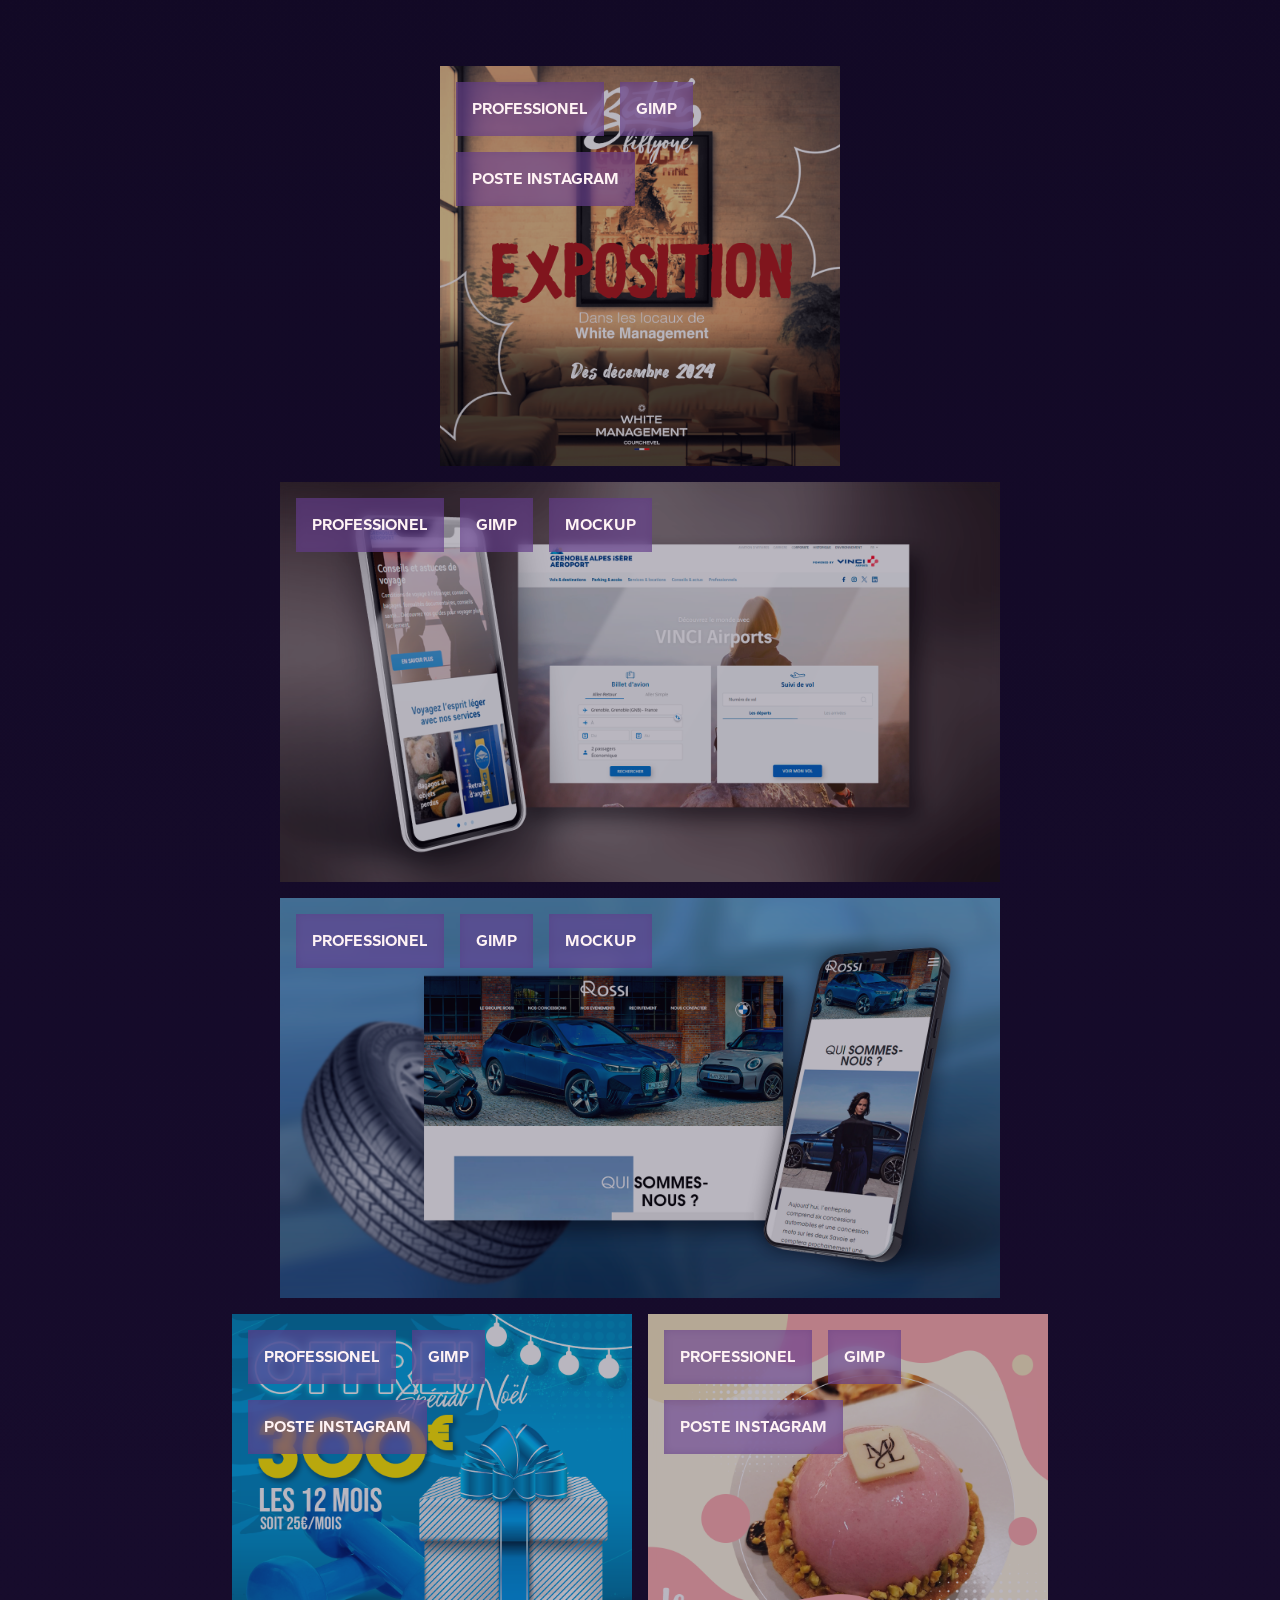
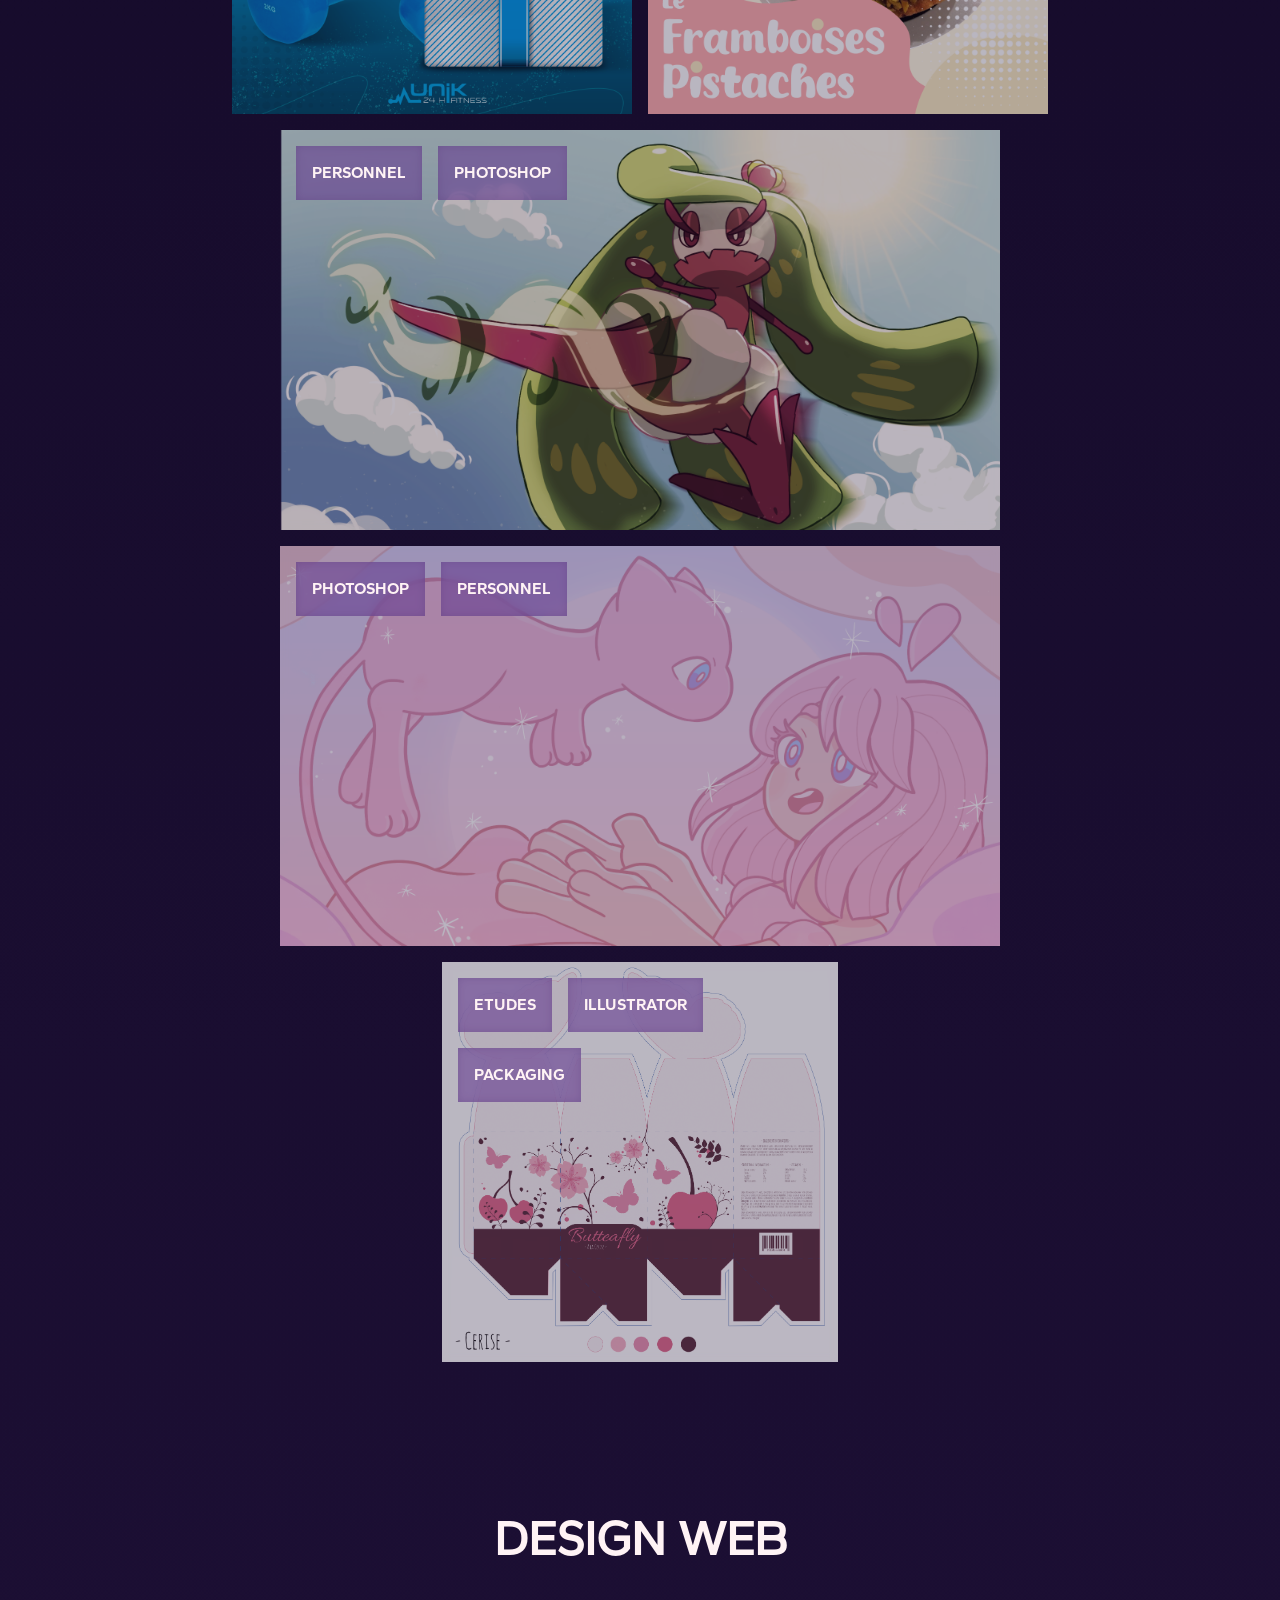
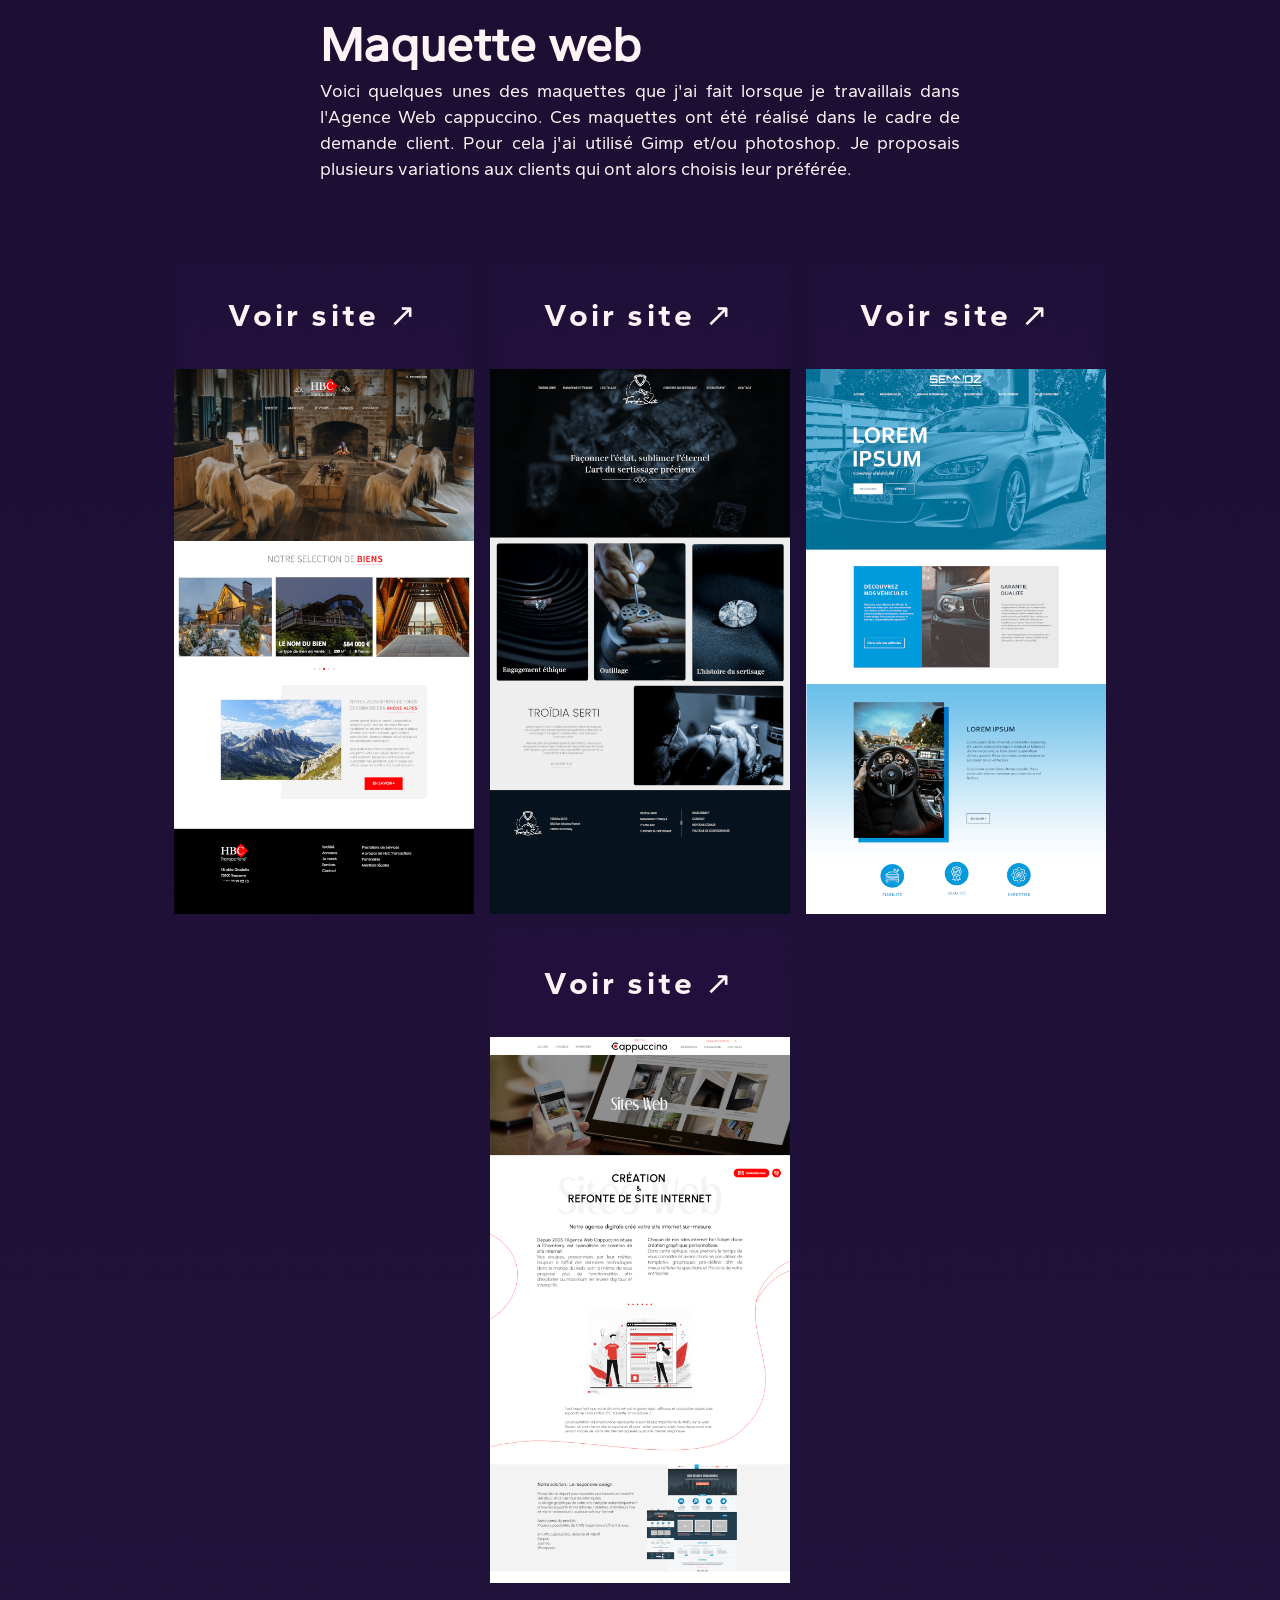
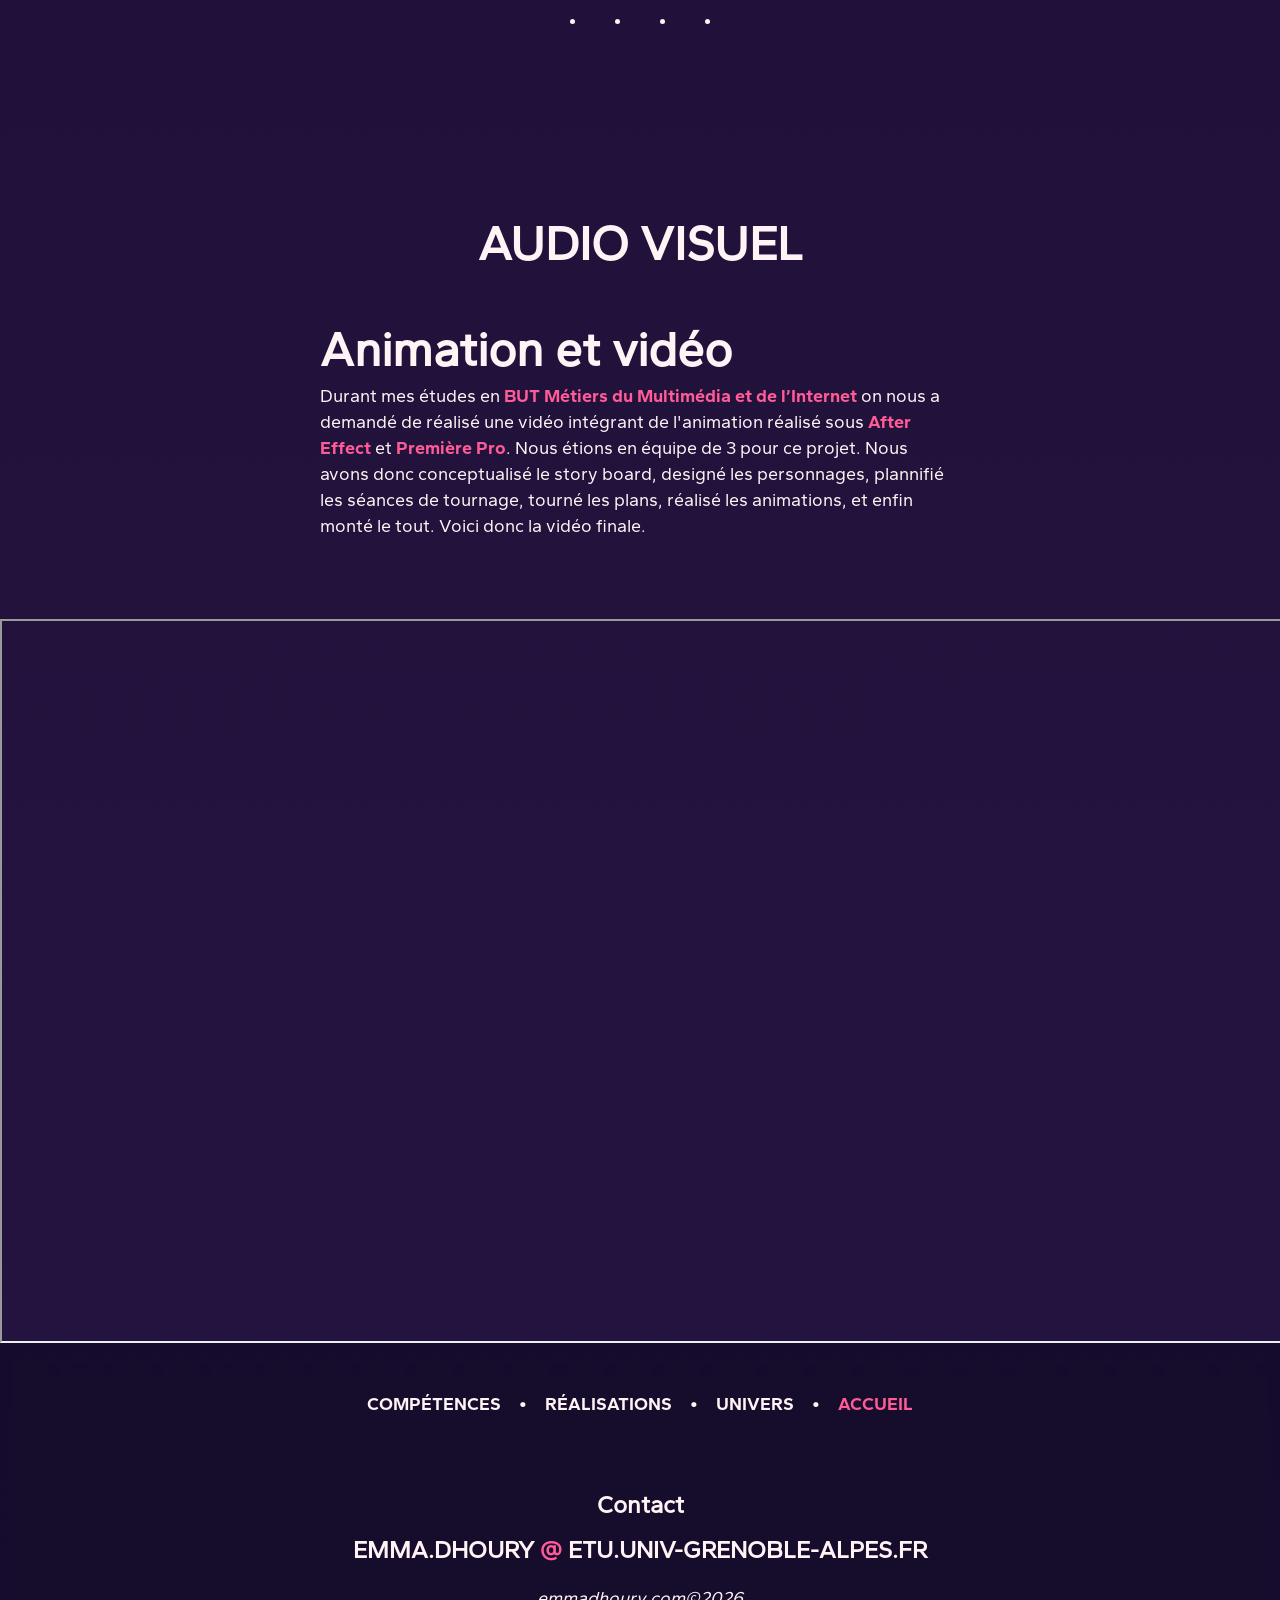
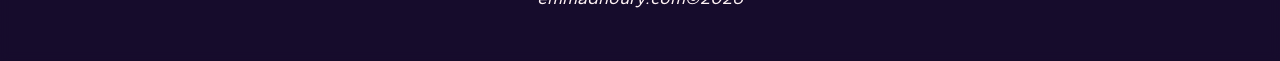
<file: realisations.html>
arr<!DOCTYPE html>
<html lang="fr">
    <head>
        <meta charset="utf-8">
        <meta http-equiv="X-UA-Compatible" content="IE=edge">
        <title>Emma Dhoury</title>
        <meta name="description" content="Portfolio de Emma Dhoury">
        <meta name="viewport" content="width=device-width, initial-scale=1">
        <meta name="referrer" content="strict-origin-when-cross-origin">
        <link rel="stylesheet" type="text/css" href="style.css">
    </head>
    <body
        class="mrd-smooth"
        data-scroll-duration="300"
        data-scroll-deceleration="0.9"
        data-scroll-sensitivity="0.085"
        data-scroll-isScrolling="false"
        data-scroll-velocity="0"
    >
        <div id="particles-js"></div>
        <header>
            <nav>
                <p class="email">
                    emmadhoury
                    <span>@</span>
                    etu.univ-grenoble-alpes.fr
                </p>
                <ul class="liens-nav sidenav" id="mySidenav">
                    <li>
                        <p>
                            <a href="competences.html">Compétences</a>
                        </p>
                    </li>
                    <li>
                        <span class="dot"></span>
                    </li>
                    <li>
                        <p>
                            <a href="realisations.html">Réalisations</a>
                        </p>
                    </li>
                    <li>
                        <span class="dot"></span>
                    </li>
                    <li>
                        <p>
                            <a href="mon-univers.html">Univers</a>
                        </p>
                    </li>
                    <li>
                        <span class="dot"></span>
                    </li>
                    <li>
                        <p>
                            <a class="important" href="index.html">Accueil</a>
                        </p>
                    </li>
                    <li>
                        <a id="closeBtn" class="close">
                            <img src="img/croix.png" alt="croix">
                        </a>
                    </li>
                </ul>
                <a id="openBtn">
                    <span class="burger-icon">
                        <span></span>
                        <span></span>
                        <span></span>
                    </span>
                </a>
            </nav>
        </header>
        <main>
            <h1>Réalisations</h1>
            <nav id="tri">
                <ul>
                    <li>
                        <p>
                            <a href="#Dev">Developpement</a>
                        </p>
                    </li>
                    <li>
                        <p>•</p>
                    </li>
                    <li>
                        <p>
                            <a href="#Graphisme">Graphisme</a>
                        </p>
                    </li>
                    <li>
                        <p>•</p>
                    </li>
                    <li>
                        <p>
                            <a href="#Web">Web</a>
                        </p>
                    </li>
                    <li>
                        <p>•</p>
                    </li>
                    <li>
                        <p>
                            <a href="#Audiovisuel">Audio Visuel</a>
                        </p>
                    </li>
                </ul>
            </nav>
            <section id="Dev">
                <h2 class="h2_real">Developpement</h2>
                <div class="real">
                    <div class="real_div">
                        <h3>Glixel</h3>
                        <p>
                            Glixel est un jeu que j'ai développé durant plus de 4 ans. Programmé en
                            <span class="important">JS</span>
                            , cela m'a permis d'apprendre ce language. 
                            En dehors du code, développer un jeu m'a appris l'autodiscipline, être capable de resté focus sur un seul projet pendant une longue période de temps. 
                            De plus, en tant qu'autodidacte, j'ai apris à utilisé différents outils comme
                            <span class="important">Github</span>
                            , l'importation de plugins, le debbug etc.
                            <br>
                            <br>
                            Glixel est un projet qui me tiens à coeur, et est encore en développement aujourd'hui dans le but de l'améliorer/corriger des soucis de gamedesign de la version présédente.
                            Il participe à la réalisation de mon rêve de devenir, un jour, développeuse de jeu indépendant.
                        </p>
                        <a class="button" href="https://ecko-ongaku.itch.io/glixel" target="_blank">
                            Page itch.io du projet ↗
                        </a>
                    </div>
                    <div class="real_img">
                        <ul class="libox">
                            <li>JS</li>
                            <li>Projet personnel</li>
                            <li>Graphismes</li>
                            <li>Animations</li>
                        </ul>
                        <img src="img/Glixel.png" alt="Artwork">
                    </div>
                    <a href="https://www.k-hubs.com/fr/" target="_blank"><h3>K-Hubs ↗</h3></a>
                    <ul class="libox">
                                        <li>TS</li>
                                        <li>Collaboratif</li>
                                        <li>SDK</li>
                                        <li>React</li>
                                    </ul>
                    <div class="real_flex">                        
                        <div class="real-div-content">
                            <h4>K-pick</h4>
                                <p>
                                K-Pick est une application interactive que j'ai développée la plateforme k-hubs. 
                                Entièrement faites en <span class="important">React</span> et <span class="important">TypeScript</span>, 
                                elle permet à un groupe de voter sur des dilemmes et de découvrir les préférences de chacun en temps réel. 
                                Ce projet m'a permis de me confronter directement aux exigences de l'intégration d'un <span class="important">SDK</span>, 
                                notamment pour l'interaction en direct entre animateur et participants.
                                </p>
                                
                                <div class="museum_img">
                                    
                                    <img src="img/K-pick.png" alt="Screen Shot">
                                </div>
                        </div>
                        <div class="real-div-content">
                            <h4>Kards</h4>
                               <p>
                                Également développée pour k-hubs, Kards est une application axée sur le <span class="important">micro-learning</span>. 
                                Elle permet de générer des sessions d'apprentissage ludiques en combinant des cartes d'information (médias, textes) et des évaluations interactives. 
                                Le module gère de nombreuses mécaniques complexes comme des QCM, des curseurs dynamiques, du tri.... 
                                Donner vie à cette interface et développer le système de carte a été un défi vraiment stimulant à réaliser.
                                </p>
                                <div class="museum_img">
                                    <img src="img/Kards.png" alt="Screen Shot">
                                </div>
                        </div>
                    </div>
                </div>
            </section>
            <section id="Graphisme">
                <h2 class="h2_real">Graphisme</h2>
                <div class="real_div">
                    <h3>Productions graphiques et illustrations</h3>
                    <p class="paragraphe">J'ai toujours aimé dessiner et ai une sensibilité artistique. C'était l'une des raisons pour laquelle j'était allée en
                        <span class="important">MMI</span>
                        pour ce mix entre développement, programmation et aspect visuel. Ici, vous avez quelques unes de mes créations, que ce soit des postes instagram réalisé quand je travaillais en agence web,
            ou bien des créations plus
                    </p>
                </div>
                <div class="museum">
                    <div class="museum_img">
                        <ul class="libox">
                            <li>Professionel</li>
                            <li>Gimp</li>
                            <li>Poste Instagram</li>
                        </ul>
                        <img src="img/Post_Batch.png" alt="Post insta">
                    </div>
                    <div class="museum_img">
                        <ul class="libox">
                            <li>Professionel</li>
                            <li>Gimp</li>
                            <li>Mockup</li>
                        </ul>
                        <img src="img/Banniere_Vinci_Grenoble.png" alt="Banner">
                    </div>
                    <div class="museum_img">
                        <ul class="libox">
                            <li>Professionel</li>
                            <li>Gimp</li>
                            <li>Mockup</li>
                        </ul>
                        <img src="img/Banniere_Rossi.png" alt="Banner">
                    </div>
                    <div class="museum_img">
                        <ul class="libox">
                            <li>Professionel</li>
                            <li>Gimp</li>
                            <li>Poste Instagram</li>
                        </ul>
                        <img src="img/Post_Ofrre.png" alt="Post insta">
                    </div>
                    <div class="museum_img">
                        <ul class="libox">
                            <li>Professionel</li>
                            <li>Gimp</li>
                            <li>Poste Instagram</li>
                        </ul>
                        <img src="img/Post_Framboise.png" alt="Post insta">
                    </div>
                    <div class="museum_img">
                        <ul class="libox">
                            <li>Personnel</li>
                            <li>Photoshop</li>
                        </ul>
                        <img src="img/Sucreine.png" alt="Dessin">
                    </div>
                    <div class="museum_img">
                        <ul class="libox">
                            <li>Photoshop</li>
                            <li>Personnel</li>
                        </ul>
                        <img src="img/illustration.png" alt="Dessin">
                    </div>
                    <div class="museum_img">
                        <ul class="libox">
                            <li>Etudes</li>
                            <li>Illustrator</li>
                            <li>Packaging</li>
                        </ul>
                        <img src="img/Butteafly.png" alt="Packaging">
                    </div>
                </div>
            </section>
            <section id="Web">
                <h2 class="h2_real">Design Web</h2>
                <div class="real_div">
                    <h3>Maquette web</h3>
                    <p class="paragraphe">
                        Voici quelques unes des maquettes que j'ai fait lorsque je travaillais dans l'Agence Web cappuccino. Ces maquettes ont été réalisé dans le cadre de demande client.
                Pour cela j'ai utilisé Gimp et/ou photoshop. Je proposais plusieurs variations aux clients qui ont alors choisis leur préférée.
                    </p>
                </div>
                <div class="card realcard">
                    <a href="https://www.hbc-transactions.com/" target="_blank">
                        <p>Voir site ↗</p>
                        <img src="img/Maquette_1.png" alt="Maquette">
                    </a>
                    <a href="https://www.troidia-serti.com/" target="_blank">
                        <p>Voir site ↗</p>
                        <img src="img/Maquette_2.png" alt="Maquette">
                    </a>
                    <a href="https://www.semnoz-automobiles.com/" target="_blank">
                        <p>Voir site ↗</p>
                        <img src="img/Maquette_3.png" alt="Maquette">
                    </a>
                    <a href="https://www.agence-web-cappuccino.com/" target="_blank">
                        <p>Voir site ↗</p>
                        <img src="img/Maquette_4.png" alt="Maquette">
                    </a>
                </div>
                <p>
                    <span class="dot"></span>
                    <span class="dot"></span>
                    <span class="dot"></span>
                    <span class="dot"></span>
                </p>
            </section>
            <section id="Audiovisuel">
                <h2 class="h2_real">Audio Visuel</h2>
                <div class="real_div">
                    <h3>Animation et vidéo</h3>
                    <p>
                        Durant mes études en
                        <span class="important">BUT Métiers du Multimédia et de l’Internet</span>
                        on nous a demandé de réalisé une vidéo intégrant de l'animation réalisé sous <span class="important">After Effect</span> et <span class="important">Première Pro</span>.
                    Nous étions en équipe de 3 pour ce projet. Nous avons donc conceptualisé le story board, designé les personnages, plannifié les séances de tournage, tourné les plans, réalisé les animations, et enfin monté le tout.
                    Voici donc la vidéo finale.
                    </p>
                </div>
                   <iframe
    width="100%"
    height="auto"
    src="https://www.youtube.com/embed/gfEpn8wZ4vw"
    title="YouTube video player"
    allowfullscreen>
</iframe></section>
        </main>
        <footer>
            <nav>
                <ul>
                    <li>
                        <p>
                            <a href="competences.html">Compétences</a>
                        </p>
                    </li>
                    <li>
                        <p>•</p>
                    </li>
                    <li>
                        <p>
                            <a href="realisations.html">Réalisations</a>
                        </p>
                    </li>
                    <li>
                        <p>•</p>
                    </li>
                    <li>
                        <p>
                            <a href="mon-univers.html">Univers</a>
                        </p>
                    </li>
                    <li>
                        <p>•</p>
                    </li>
                    <li>
                        <p>
                            <a class="important" href="index.html">Accueil</a>
                        </p>
                    </li>
                </ul>
            </nav>
            <h3>Contact</h3>
            <p class="email">
                emma.dhoury
                <span>@</span>
                etu.univ-grenoble-alpes.fr
            </p>
            <p id="copyright">emmadhoury.com©2026</p>
        </footer>
        <!-- scripts -->
        <script src="js/particles.js"></script>
        <script src="js/app.js"></script>
        <script src="js/mrd-smoothscroller.js"></script>
        <script src="./js/Burger.js"></script>
    </body>
</html>
</file>
<file: style.css>
/**SIZE PC**/
/* BODY */
/*Fonts*/
@font-face {
  font-family: "Font";
  src: url('font/Gantari-Regular.otf');
}

@font-face {
  font-family: "BoldFont";
  src: url('font/Gantari-Bold.otf')
}

@font-face {
  font-family: "BlackFont";
  src: url('font/Gantari-Black.otf');

}

@font-face {
  font-family: "ItalicFont";
  src: url('font/Gantari-Italic.otf');
}

@font-face {
  font-family: "BoldItalicFont";
  src: url('font/Gantari-BoldItalic.otf');
}

/*Animations*/
@keyframes float {
  0% {
    transform: translatey(0px);
  }

  50% {
    transform: translatey(-10px);
  }

  100% {
    transform: translatey(0px);
  }
}

/* Colors */

:root {
  /* Couleur du texte */
  --color-text: #fff3f5;
  /* Couleur du fond */
  --color-bg: linear-gradient(#090418, #251441);
  /* Couleur du fond */
  --color-bg-dark: rgb(9, 4, 24, 0.5);
  /* Couleur du fond */
  --color-bg-light: rgba(45, 22, 82, 0.2);
  /* Couleur clair */
  --color-light: #bea1ee;
  /* Couleur foncer */
  --color-dark: #251441;
  /* Couleur primaire, pour CTA (Calls to action) */
  --color-primary: #ff5b96;
  /* Couleur secondaire, shadow, line */
  --color-accent: rgba(95, 57, 134, 0.7);
  /* Couleur additionnelle pour l'animation des button */
  --color-button-transparency: rgb(255, 91, 150, 0);
}


/*Generals*/

html {
  scroll-behavior: smooth;
  margin: 0;
  padding: 0;
}

body {
  width: 100%;
  height: auto;
  position: relative;
  color: var(--color-text);
  background: var(--color-bg);
  font-family: "Font";
  z-index: -5;
  margin: 0;
  padding: 0;
}

#particles-js {
  width: 100%;
  height: 100%;
  position: fixed;
  top: 0;
  z-index: -500;
  opacity: 75%;


}

h1 {
  font-size: 7em;
  font-family: "Boldfont";
  text-align: center;
  text-transform: uppercase;
  margin: 0.5em;

}


h2 {
  text-align: center;
  font-size: 3em;
  text-transform: uppercase;
}

.h2_real {
  margin-top: 3em;
}

h3 {
  font-size: 1.5em;
}

a {
  text-decoration: none;
  cursor: pointer;
}

.important {
  color: var(--color-primary);
  font-family: "BoldFont";
}

.center {
  display: flex;
  justify-content: center;
}

p {
  font-size: 18px;
  margin : 0;

}

.paragraphe {
  text-align: justify;
}

.para-margin {
      max-width: 600px;
  margin: auto;
  margin-bottom: 3em;
}

.real_flex{
  display: flex;
  margin: auto 10em;
  gap : 1em;
  
}

.real h3{
  font-size: 3em;
  margin-top: 5rem ;
  margin-bottom: 2rem;
  text-align: center;
}

.real h3:hover {
  color : var(--color-primary)
}


.real-div-content {
 width: 50%;
}

.real-div-content h4 {
  text-align: center;
  font-weight: bold;
}


.real-div-content p {
  padding : 1rem;
}
/* HEADER */

/* NAV */
nav {
  display: flex;
  justify-content: space-between;
  margin: 5em 10em;
  text-transform: uppercase;
  font-family: "Boldfont";
}

.email {
  align-content: center;
}

.email span {
  color: var(--color-primary);
}

nav ul {
  display: flex;
  padding: 0;
}

ul li {
  list-style: none;
}

li a {
  color: var(--color-text);
  text-decoration: none;
  position: relative;
}

li p {
  margin: 0;
  color: var(--color-text);
  margin: 0 0.5em;
}

#openBtn {
  display: none;
}

.burger-icon {
  display: none;
}

.close {
  display: none;
}


/* a Effect */

nav a:not(.close)::after {
  content: '';
  position: absolute;
  bottom: -10px;
  left: 25%;
  width: 50%;
  height: 0.05em;
  background-color: var(--color-text);
  opacity: 0;
  transition: opacity 300ms, transform 300ms ease-out;
}

nav a.important::after {
  background-color: var(--color-primary);
}

nav a:hover::after,
nav a:focus::after {
  opacity: 1;
  transform: translate3d(0, 0.2em, 0);
}

nav li a::after {
  opacity: 1;
  transform: scale(0);
  transform-origin: center;
}

nav li a:hover::after,
nav li a:focus::after {
  transform: scale(1);
}



/* BANNER */


#banner p {
  font-size: 1.5em;
}

#banner {
  position: relative;
  display: flex;
  padding: 5em 10em;
}

#banner h4 {
  font-family: "Boldfont";
  font-size: 35em;
  line-height: 0.8em;
  color: var(--color-bg-light);
  left: 50%;
  top: 50%;
  transform: translate(-50%, -50%);
  position: absolute;
  margin: 0;
  text-transform: uppercase;
  line-height: 0.7em;
  z-index: -100;
  backdrop-filter: blur(5px);
  flex: 1;

}

#banner h1 {
  text-align: left;
  margin: 0;
  line-height: 1em;
  font-size: 5em;

}

hr {
  background-color: var(--color-text);
  border-radius: 10px;
  width: 90%;
  margin: 1.5em auto 2em 0;
  height: 1px;
}

#banner>div {
  text-align: left;
  box-sizing: border-box;
  max-width: 50%;
  margin: 5em 0;
}

#banner div:last-child {
  margin: 5em auto;

}

#banner img {
  left: 5%;
  top: 5%;
  position: absolute;
  margin: auto;
  max-height: 90%;
  width: auto;

}

#tri {
  display: flex;
  justify-content: center;
  margin: 1em 10em;
}

/* MAIN */

ul {
  font-weight: bold;
}


/*button*/
.button {
  position: relative;
  box-sizing: border-box;
  border: solid var(--color-primary) 0.2em;
  min-width: 14em;
  border-radius: 50em;
  color: var(--color-text);
  text-transform: uppercase;
  font-weight: bold;
  display: block;
  margin: 3em auto auto auto;
  padding: 1em 2em 1em 2em;
  font-family: "BoldFont";
  background-color: var(--color-primary);
  background: linear-gradient(to left, var(--color-primary)50%, var(--color-text) 50%) right;
  background-size: 230%;
  transition: all .3s ease-out;
  width: fit-content;
  text-align: center;
}

.borderButton {
  border: solid var(--color-primary) 0.2em;
  background: linear-gradient(to left, var(--color-button-transparency) 50%, var(--color-text) 50%) right;
  background-size: 220%;
  border-radius: 50em;
  transition: all 0.3s ease-out;
}

.button:hover {
  transition: all .3s ease-out;
  background-color: transparent;
  color: var(--color-dark);
  background-size: 200%;
  border: solid var(--color-text) 0.2em;
  background-position: left;
}

/*SECTION*/
/*Accueil*/

.icons {
  filter: invert(1);
  max-width: 100px;
  height: auto;
  display: block;
  margin: 3em auto;
}


section {
  position: relative;

}

#Compétences {
  position: relative;
  width: 100%;
}

/*Card*/
.card {
  position: relative;
  display: flex;
  text-align: center;
  height: fit-content;
  margin: auto 10em;
  width: auto;
  position: relative;
  flex-wrap: wrap;
  justify-content: center;

}

.card>a, .card div {
  box-sizing: border-box;
  min-width: 300px;
  border-right: solid var(--color-accent) 0.1em;
  box-shadow: inset 0 0 7em var(--color-accent);
  background: var(--color-bg-light);
  padding: 3em;
  backdrop-filter: blur(5px);
  transition: all 2s ease-out;
  display: flex;
  flex-direction: column;
  justify-content: space-between;
}

.card>a, .card-univers div {
  width: 100%;
}


.card p {
  letter-spacing: 0.2rem;
  margin : auto;
  font-size: 1rem;
 
}

.card>div:first-child {
  border-left : solid var(--color-accent) 0.1em;
}

ul .dot {
  margin: 10% 1em;
}

p:has(.dot) {
  text-align: center;
}

.dot {
  margin: 2em 1em;
  height: 5px;
  width: 5px;
  background-color: var(--color-text);
  border-radius: 50%;
  display: inline-block;
}

#Compétences {
  text-align: center;
}

.card>a:hover>.icons , .card>div:hover>.icons {
  animation: float 2s ease-in-out infinite;
}

.card>a:hover .button , .card>div:hover .button {
  background: linear-gradient(to left, var(--color-primary)50%, var(--color-text) 50%) right;
  background-size: 220%;
  transition: all 0.3s ease-out;
}

.card>a:hover .button:hover , .card>div:hover .button:hover {
  transition: all .3s ease-out;
  background-color: var(--color-primary);
  color: var(--color-dark);
  background-position: left;
}

.card>a:hover, .card>div:hover  {
  background-color: var(--color-accent);
  transition: all 0.5s linear
}

.card ul {
  padding: 0;
  font-family: "BoldFont";
  min-height: 170px;
}


.card h3 {
  margin: 1em 0;
}

.card li {
  margin: 10px;
  text-transform: uppercase;

}

.card img {
  width: 100%;
  height: auto;
}

/*présentation*/
#Présentation {
  display: flex;
  margin: 5em 10em;
  height: fit-content;
  width: auto;
}

#Présentation img {
  margin: auto;
  max-width: 300px;
  width: auto;
  max-height: 300px;
  height: auto;
  border-radius: 50%;
  background-color: var(--color-text);
}

#Présentation>div {
  position: relative;
  margin: 0 5em;
  height: fit-content;
  max-width: 75%;
  vertical-align: middle;
}

#Présentation span {
  color: var(--color-primary);
  font-family: "Boldfont";
}

#Présentation .button {
  margin-top: 5em;
}

/*COMPETENCES*/

.comp {
  box-sizing: border-box;
  padding: 3em 10em;
  backdrop-filter: blur(5px);
}

.comp:nth-child(odd) {
  background: var(--color-bg-light);
  box-shadow: inset 0 0 7em var(--color-accent);
}

.comp h2 {
  margin-bottom: 1em;
}

.comp .comp_div {
  text-align: justify;
  margin: auto;
  max-width: 800px;
}

.comp ul {
  text-transform: uppercase;
  font-family: "BoldFont";
  margin: 3em 0;
  padding-left: 0;
}

.libox {
  display: flex;
  justify-content: center;
}

.libox li {
  font-family: "BoldFont";
  text-transform: uppercase;
  color : var(--color-text);
  background-color: var(--color-accent);
  backdrop-filter: blur(5px);
  padding: 1em;
  margin: 0;
  margin-right: 1em;
  margin-bottom: 1em;
  height: fit-content;
}

.real .button {
  margin-left: 0;
}

.real {
  width: 100%;
  position: relative;
}



.real_div h3 {
  font-size: 3em;
  margin: auto;
}

.real_div {
  padding: 5em 20em;
  padding-top : 0;
}

.real .real_div {
  box-sizing: border-box;
  background: var(--color-bg-light);
  backdrop-filter: blur(5px);
  box-shadow: inset 0 0 7em var(--color-accent);
  position: relative;
  padding-top: 5em;
}

.real .real_div div{
max-width: 800px;
margin : auto;
}

.real-div-content .museum_img img {
  height : auto;
  max-height: none;
}

.museum {
  display: flex;
  margin: auto 10em;
  flex-wrap: wrap;
  justify-content: center;
  gap: 1em;

}

.museum_img {
  transition: all .3s ease-out;
  backdrop-filter: blur(5px);
  font-size : 0;
}

.museum_img .libox {
  font-size : 2em;
}

.museum_img img {
  max-height: 400px;
  width: 100%;
  transition: all .3s ease-out;
  opacity: 70%;

}

.museum_img:hover {
  transform: scale(1.2);
  z-index: 100;
  transition: all .3s ease-out;
  position: relative;
  opacity: 100%;
}

.museum_img:hover .libox {
  opacity: 30%;
  transition: all .3s ease-out;
}

.museum_img:hover img {
  opacity: 100%;
  transition: all .3s ease-out;
  box-shadow: 10px 10px 10px var(--color-bg-dark);
}


div .museum_img {
  position: relative;
  padding: 0;
}

.realcard {
  display: flex;
  gap: 1em;
  flex-wrap: wrap;
  justify-content: center;
}

.realcard > a {
  padding: 0;
  border: none;
  box-shadow: none;
  height: min-content;
  max-width: 300px;
  position: relative;
  font-size: 0;

}

.realcard p {
  color: var(--color-text);
  font-size: 2rem;
  font-family: "Boldfont";
  padding: 1em;
  text-align: center;
}

.realcard p:hover {
  color: var(--color-light);
}

iframe {
  width: 100%;
  height: auto;
 aspect-ratio: 16 / 9;
}

.real_img {
  position: relative;

}

.real_img img {
  width: 100vw;
}


.real_img .libox,
.museum_img .libox,
.realcard .libox {
  justify-content: left;
  position: absolute;
  flex-wrap: wrap;
  z-index: 50;
  margin: 1em;
  padding: 0;
  transition: all .3s ease-out;
  font-size: 16px;
}

/* FOOTER*/

footer {
  background-color: var(--color-bg-dark);
  backdrop-filter: blur(5px);
  padding: 2em 0;
  text-align: center;
}

footer nav {
  margin: 1em 10em;
}

footer nav ul {
  margin: auto;
  padding: 0;
}

footer h3 {
  margin-top: 3em;
  margin-bottom: 0.5em;
}

footer .email {
  font-size: 1.5em;
  text-transform: uppercase;
  font-weight: bold;
  padding-top: 0;
  margin-top: 0;

}

#copyright {
  margin: 1em;
  font-style: italic;
}

/**SIZE TABLETTE**/

@media only screen and (max-width: 992px) {
  nav {
    margin: 3em 5em;
  }

  .museum {
    margin: auto 5em;
  }

  #banner {
    flex-wrap: wrap;
  }

  #banner>div {
    max-width: 100%;
    margin: 2em 0;
  }

  #banner div:last-child {
    margin: 2em auto;
  }


  #banner>img {
    display: none;
  }

  #banner h1 {
    font-size: 5em;

  }

  #banner {
    padding: 3em 5em;
  }

  .banner_real {
    flex-wrap: wrap;
  }

  ul .dot {
    display: none;
  }




  /*** ---- Burger ---- ***/
  /* Sidenav menu */
  .sidenav {
    height: 100%;
    width: 150px;
    position: fixed;
    z-index: 100;
    top: 0;
    right: -300px;
    background-color: var(--color-bg-dark);
    opacity: 95%;
    padding-top: 60px;
    transition: right 0.5s ease;
    backdrop-filter: blur(5px);
  }

  /* Sidenav menu links */
  .sidenav a {
    text-decoration: none;
    transition: 0.3s;

  }

  #closeBtn:hover {
    color: var(--color-primary);
    cursor: pointer;
  }

  .sidenav {
    list-style-type: none;
    padding: 2em;
    padding-top: 5em;
    margin: 0;
    flex-direction: column;
  }

  /* Active class */
  .sidenav.active {
    right: 0;
  }

  .sidenav li {
    padding-top: 1em;
  }

  /* Close btn */
  .sidenav .close {
    position: absolute;
    top: 10px;
    right: 25px;
    font-size: 36px;
    display: block;
  }


  /* Icône burger */
  .burger-icon span {
    display: block;
    width: 25px;
    height: 2px;
    background-color: var(--color-text);
    margin: 7px;
    border-radius: 2.5px;
  }

  #closeBtn {
    filter: invert(1);
  }

  #closeBtn:hover {
    filter: brightness(0) saturate(100%) invert(52%) sepia(27%) saturate(4319%) hue-rotate(308deg) brightness(105%) contrast(101%);
  }

  .burger-icon:hover>span {
    background-color: var(--color-primary);
  }

  .burger-icon {
    display: inline-block;
  }

  #openBtn {
    display: inline-block;
  }

  #Présentation {
    flex-wrap: wrap;
    margin: 3em 5em;
  }

  h1 {
    font-size: 5em;
  }


  h2 {
    font-size: 2em;
  }


  h3 {
    font-size: 1em;
  }


  .banner_comp .banner_comp_div {
    padding: 3em 5em;
  }

  .comp {
    padding: 3em 5em;
  }

  .card {
    margin: auto 5em;
  }

  #Présentation .button {
    margin-top: 3em;
  }

  #Présentation img {
    margin-bottom: 3em
  }

  .museum_img img {
    max-height: 600px;
    height: auto;
    min-width: 100%;
  }

  .real_div {
    padding: 3em 5em;
    padding-top: 0;
  }

  .card div {
    width : 50%;
  }

  .real {
    flex-wrap: wrap;
  }

  footer nav {
    margin: 3em 5em;
  }

}

@media only screen and (max-width: 768px) {
  nav {
    margin: 2em 3em;
  }

  h1 {
    font-size: 3em;
  }

  .museum {
    margin: auto 3em;
  }

  #banner {
    padding: 2em 3em;
  }

  .banner_comp .banner_comp_div {
    padding: 2em 3em;
  }

  .banner_real .banner_real_div {
    padding: 2em 3em;
  }

  .card {
    margin: auto 3em;
  }

  .real_div {
    padding: 2em 3em;
    padding-top: 0;
  }

  .comp {
    padding: 2em 3em;
  }


    .card div {
    width : 100%;
  }

  #Présentation {
    margin: 3em;
  }

  #Présentation img {
    margin-bottom: 2em
  }

  #Présentation .button {
    margin-top: 2em;
  }


  footer nav {
    margin: 2em 3em;
  }


}

/**SIZE PHONE**/

@media only screen and (max-width: 600px) {
  nav {
    margin: 1em;

  }

  h1 {
    font-size: 2em;
  }

  #banner {
    padding: 1em;
  }

  .comp {
    padding: 1em;
  }

  .banner_comp .banner_comp_div {
    padding: 1em;
  }

  .banner_real .banner_real_div {
    padding: 1em;
  }

  .real_div {
    padding: 1em;
    padding-top: 0;
  }

  .card {
    margin: auto 1em;
  }

  .museum {
    margin: auto 1em;
  }


  #Présentation {
    margin: 2em;

  }

  footer nav {
    margin: 1em;
  }


}
</file>
